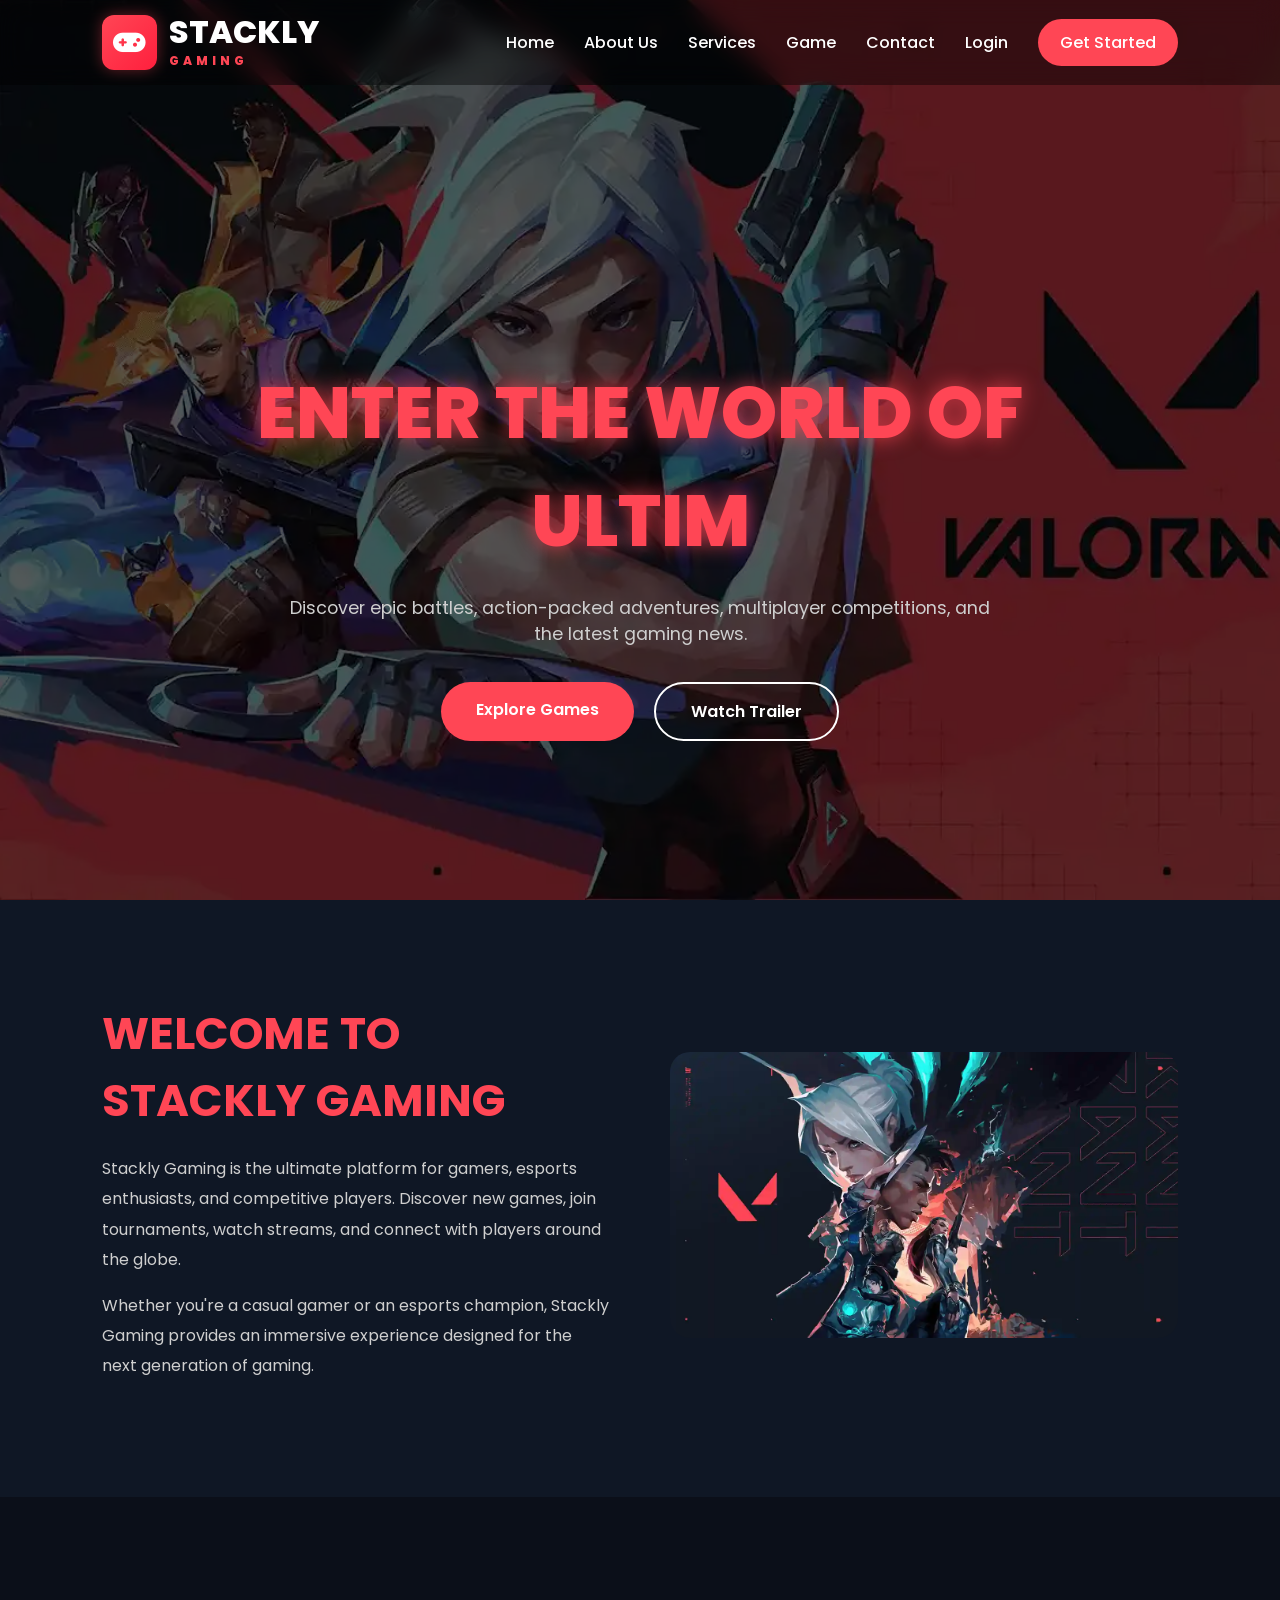
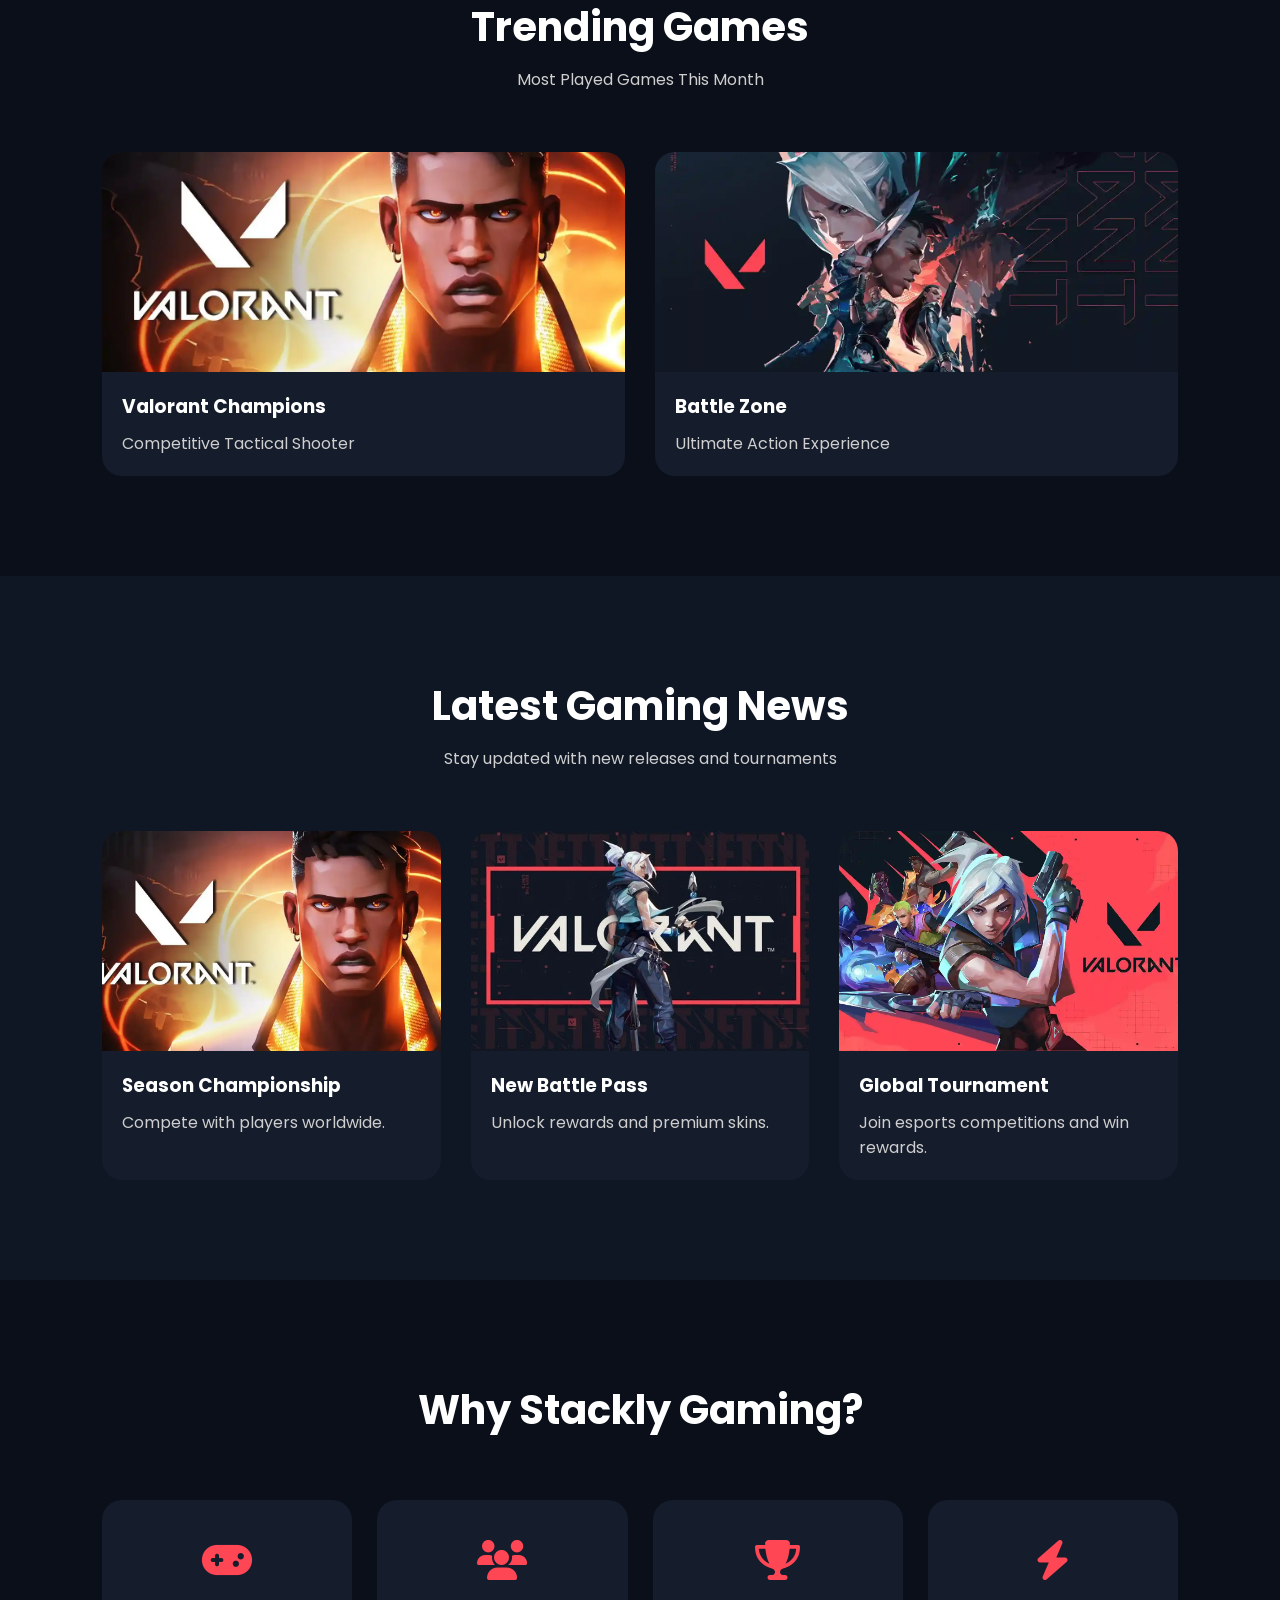
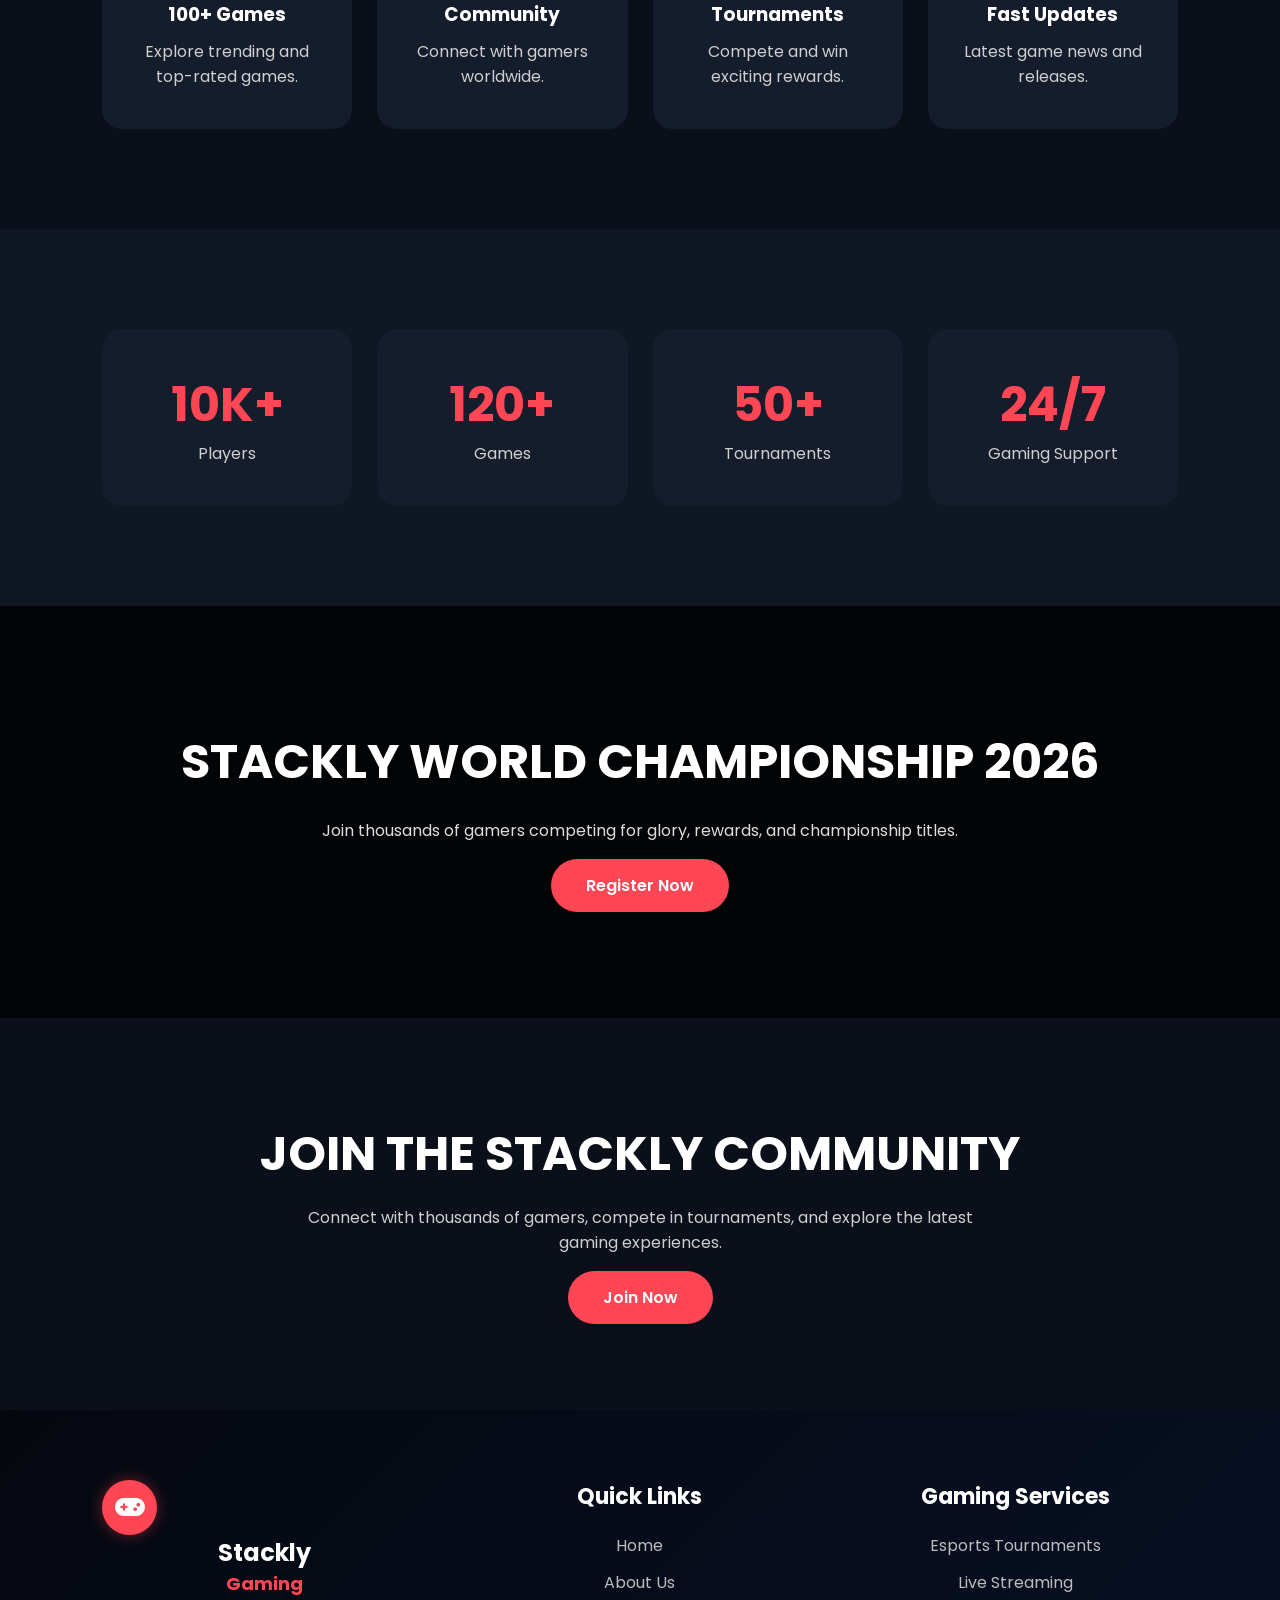
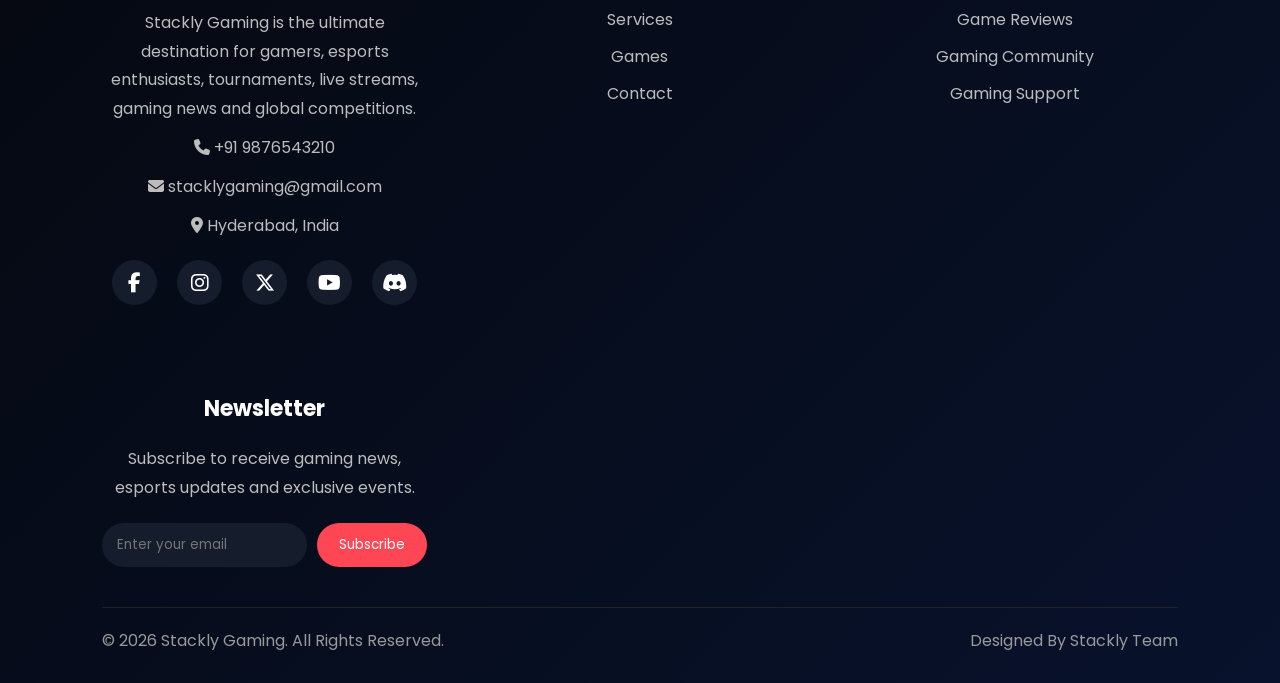
<file: index.html>
<!DOCTYPE html>
<html lang="en">

<head>
    <meta charset="UTF-8">
    <meta name="viewport" content="width=device-width, initial-scale=1.0">
    <title>Stackly Gaming</title>

    <link rel="stylesheet" href="css/style.css">

    <link href="https://fonts.googleapis.com/css2?family=Poppins:wght@300;400;500;600;700;800&display=swap"
        rel="stylesheet">

    <link rel="stylesheet"
        href="https://cdnjs.cloudflare.com/ajax/libs/font-awesome/6.5.2/css/all.min.css">
</head>

<body>

    <!-- NAVBAR -->

    <header>
        <nav class="navbar">
 
        <a href="index.html" class="logo">

    <div class="logo-icon">
        <i class="fas fa-gamepad"></i>
    </div>

    <div class="logo-text">
        <h2>STACKLY</h2>
        <span>GAMING</span>
    </div>

</a>

            <ul class="nav-links" id="navLinks">
                <li><a href="#home">Home</a></li>
                <li><a href="about.html">About Us</a></li>
                <li><a href="services.html">Services</a></li>
                <li><a href="games.html">Game</a></li>
                <li><a href="contact.html">Contact</a></li>
                <li><a href="login.html">Login</a></li>
                <li>
                    <a href="register.html" class="btn-nav">Get Started</a>
                </li>
            </ul>

            <div class="menu-btn" id="menuBtn">
                <i class="fas fa-bars"></i>
            </div>

        </nav>
    </header>

    <!-- HERO SECTION -->

    <section class="hero" id="home">

        <div class="slider">

            <div class="slide active"
                style="background-image:url('./images/gaming\ project\ img1_11zon.webp');">
            </div>

            <div class="slide"
                style="background-image:url('./images/gam\ img2_11zon.webp');">
            </div>

            <div class="slide"
                style="background-image:url('./images/gam\ img3_11zon\ \(1\).webp');">
            </div>

        </div>

        <div class="overlay"></div>

         <div class="hero-content">

    <h1>
        <span id="typingText"></span>
    </h1>

    <p>
        Discover epic battles, action-packed adventures,
        multiplayer competitions, and the latest gaming news.
    </p>

    <div class="hero-buttons">

        <a href="404.html" class="primary-btn">
            Explore Games
        </a>

        <a href="404.html" class="secondary-btn">
            Watch Trailer
        </a>

    </div>

</div>

    </section>

    <section class="about-game">

    <div class="container about-container">

        <div class="about-content">

            <h2>WELCOME TO STACKLY GAMING</h2>

            <p>
                Stackly Gaming is the ultimate platform for gamers,
                esports enthusiasts, and competitive players.
                Discover new games, join tournaments, watch streams,
                and connect with players around the globe.
            </p>

            <p>
                Whether you're a casual gamer or an esports champion,
                Stackly Gaming provides an immersive experience
                designed for the next generation of gaming.
            </p>

        </div>

        <div class="about-image">

            <img src="./images/img4_11zon.webp "
                alt="Gaming">

        </div>

    </div>

</section>
<section class="trending">

    <div class="container">

        <div class="section-title">
            <h2>Trending Games</h2>
            <p>Most Played Games This Month</p>
        </div>

        <div class="game-grid">

            <div class="game-card">
                <img src="./images/gam img3_11zon (1).webp">
                <div class="game-info">
                    <h3>Valorant Champions</h3>
                    <p>Competitive Tactical Shooter</p>
                </div>
            </div>

            <div class="game-card">
                <img src="./images/img4_11zon.webp">
                <div class="game-info">
                    <h3>Battle Zone</h3>
                    <p>Ultimate Action Experience</p>
                </div>
            </div>

        </div>

    </div>

</section>
    <!-- FEATURED GAMES -->
    <section class="news">

    <div class="container">

        <div class="section-title">

            <h2>Latest Gaming News</h2>

            <p>
                Stay updated with new releases and tournaments
            </p>

        </div>

        <div class="game-grid">

            <div class="game-card">

                <img src="./images/gam img3_11zon (1).webp">

                <div class="game-info">
                    <h3>Season Championship</h3>
                    <p>Compete with players worldwide.</p>
                </div>

            </div>

            <div class="game-card">

                <img src="./images/gam img2_11zon.webp">

                <div class="game-info">
                    <h3>New Battle Pass</h3>
                    <p>Unlock rewards and premium skins.</p>
                </div>

            </div>

            <div class="game-card">

                <img src="./images/gaming project img1_11zon.webp">

                <div class="game-info">
                    <h3>Global Tournament</h3>
                    <p>Join esports competitions and win rewards.</p>
                </div>

            </div>

        </div>

    </div>

</section>

    <!-- WHY CHOOSE US -->

    <section class="features">

        <div class="container">

            <div class="section-title">
                <h2>Why Stackly Gaming?</h2>
            </div>

            <div class="feature-grid">

                <div class="feature-card">
                    <i class="fas fa-gamepad"></i>
                    <h3>100+ Games</h3>
                    <p>Explore trending and top-rated games.</p>
                </div>

                <div class="feature-card">
                    <i class="fas fa-users"></i>
                    <h3>Community</h3>
                    <p>Connect with gamers worldwide.</p>
                </div>

                <div class="feature-card">
                    <i class="fas fa-trophy"></i>
                    <h3>Tournaments</h3>
                    <p>Compete and win exciting rewards.</p>
                </div>

                <div class="feature-card">
                    <i class="fas fa-bolt"></i>
                    <h3>Fast Updates</h3>
                    <p>Latest game news and releases.</p>
                </div>

            </div>

        </div>

    </section>

    <!-- STATS -->

    <section class="stats">

        <div class="container">

            <div class="stat-box">
                <h2>10K+</h2>
                <p>Players</p>
            </div>

            <div class="stat-box">
                <h2>120+</h2>
                <p>Games</p>
            </div>

            <div class="stat-box">
                <h2>50+</h2>
                <p>Tournaments</p>
            </div>

            <div class="stat-box">
                <h2>24/7</h2>
                <p>Gaming Support</p>
            </div>

        </div>

    </section>
    <section class="tournament">

    <div class="overlay"></div>

    <div class="tournament-content">

        <h2>STACKLY WORLD CHAMPIONSHIP 2026</h2>

        <p>
            Join thousands of gamers competing for glory,
            rewards, and championship titles.
        </p>

        <a href="register.html" class="primary-btn">
            Register Now
        </a>

    </div>

</section>

    <!-- CTA -->
 <section class="cta">

    <div class="container">

        <h2>JOIN THE STACKLY COMMUNITY</h2>

        <p>
            Connect with thousands of gamers, compete in tournaments,
            and explore the latest gaming experiences.
        </p>

        <a href="login.html" class="primary-btn">
            Join Now
        </a>

    </div>

</section>

   <!-- FOOTER -->

<footer class="footer">

    <div class="footer-container">

        <!-- Logo & About -->
        <div class="footer-col">

            <a href="index.html" class="footer-logo">
                <div class="logo-icon">
                    <i class="fas fa-gamepad"></i>
                </div>

                <div class="footer-logo-text">
                    <h2>Stackly</h2>
                    <span>Gaming</span>
                </div>
            </a>

            <p>
                Stackly Gaming is the ultimate destination for gamers,
                esports enthusiasts, tournaments, live streams,
                gaming news and global competitions.
            </p>

            <p>
                <i class="fas fa-phone"></i> +91 9876543210
            </p>

            <p>
                <i class="fas fa-envelope"></i>
                stacklygaming@gmail.com
            </p>

            <p>
                <i class="fas fa-map-marker-alt"></i>
                Hyderabad, India
            </p>

            <div class="social-icons">

                <a href="404.html">
                    <i class="fab fa-facebook-f"></i>
                </a>

                <a href="404.html">
                    <i class="fab fa-instagram"></i>
                </a>

                <a href="404.html">
                    <i class="fab fa-x-twitter"></i>
                </a>

                <a href="404.html">
                    <i class="fab fa-youtube"></i>
                </a>

                <a href="404.html">
                    <i class="fab fa-discord"></i>
                </a>

            </div>

        </div>

        <!-- Quick Links -->
        <div class="footer-col">

            <h3>Quick Links</h3>

            <a href="index.html">Home</a>
            <a href="about.html">About Us</a>
            <a href="services.html">Services</a>
            <a href="games.html">Games</a>
            <a href="contact.html">Contact</a>

        </div>

        <!-- Gaming Services -->
        <div class="footer-col">

            <h3>Gaming Services</h3>

            <a href="404.html">Esports Tournaments</a>
            <a href="404.html">Live Streaming</a>
            <a href="404.html">Game Reviews</a>
            <a href="404.html">Gaming Community</a>
            <a href="404.html">Gaming Support</a>

        </div>

        <!-- Newsletter -->
        <div class="footer-col">

            <h3>Newsletter</h3>

            <p>
                Subscribe to receive gaming news,
                esports updates and exclusive events.
            </p>

             <form
    class="newsletter"
    action="404.html"
    method="get">

    <input
        type="email"
        name="email"
        placeholder="Enter your email"
        required>

    <button type="submit">
        Subscribe
    </button>

</form>

        </div>

    </div>

    <hr>

    <div class="footer-bottom">

        <p>
            © 2026 Stackly Gaming. All Rights Reserved.
        </p>

        <p>
            Designed By Stackly Team
        </p>

    </div>

</footer>
    <script src="js/main.js"></script>

</body>

</html>
</file>
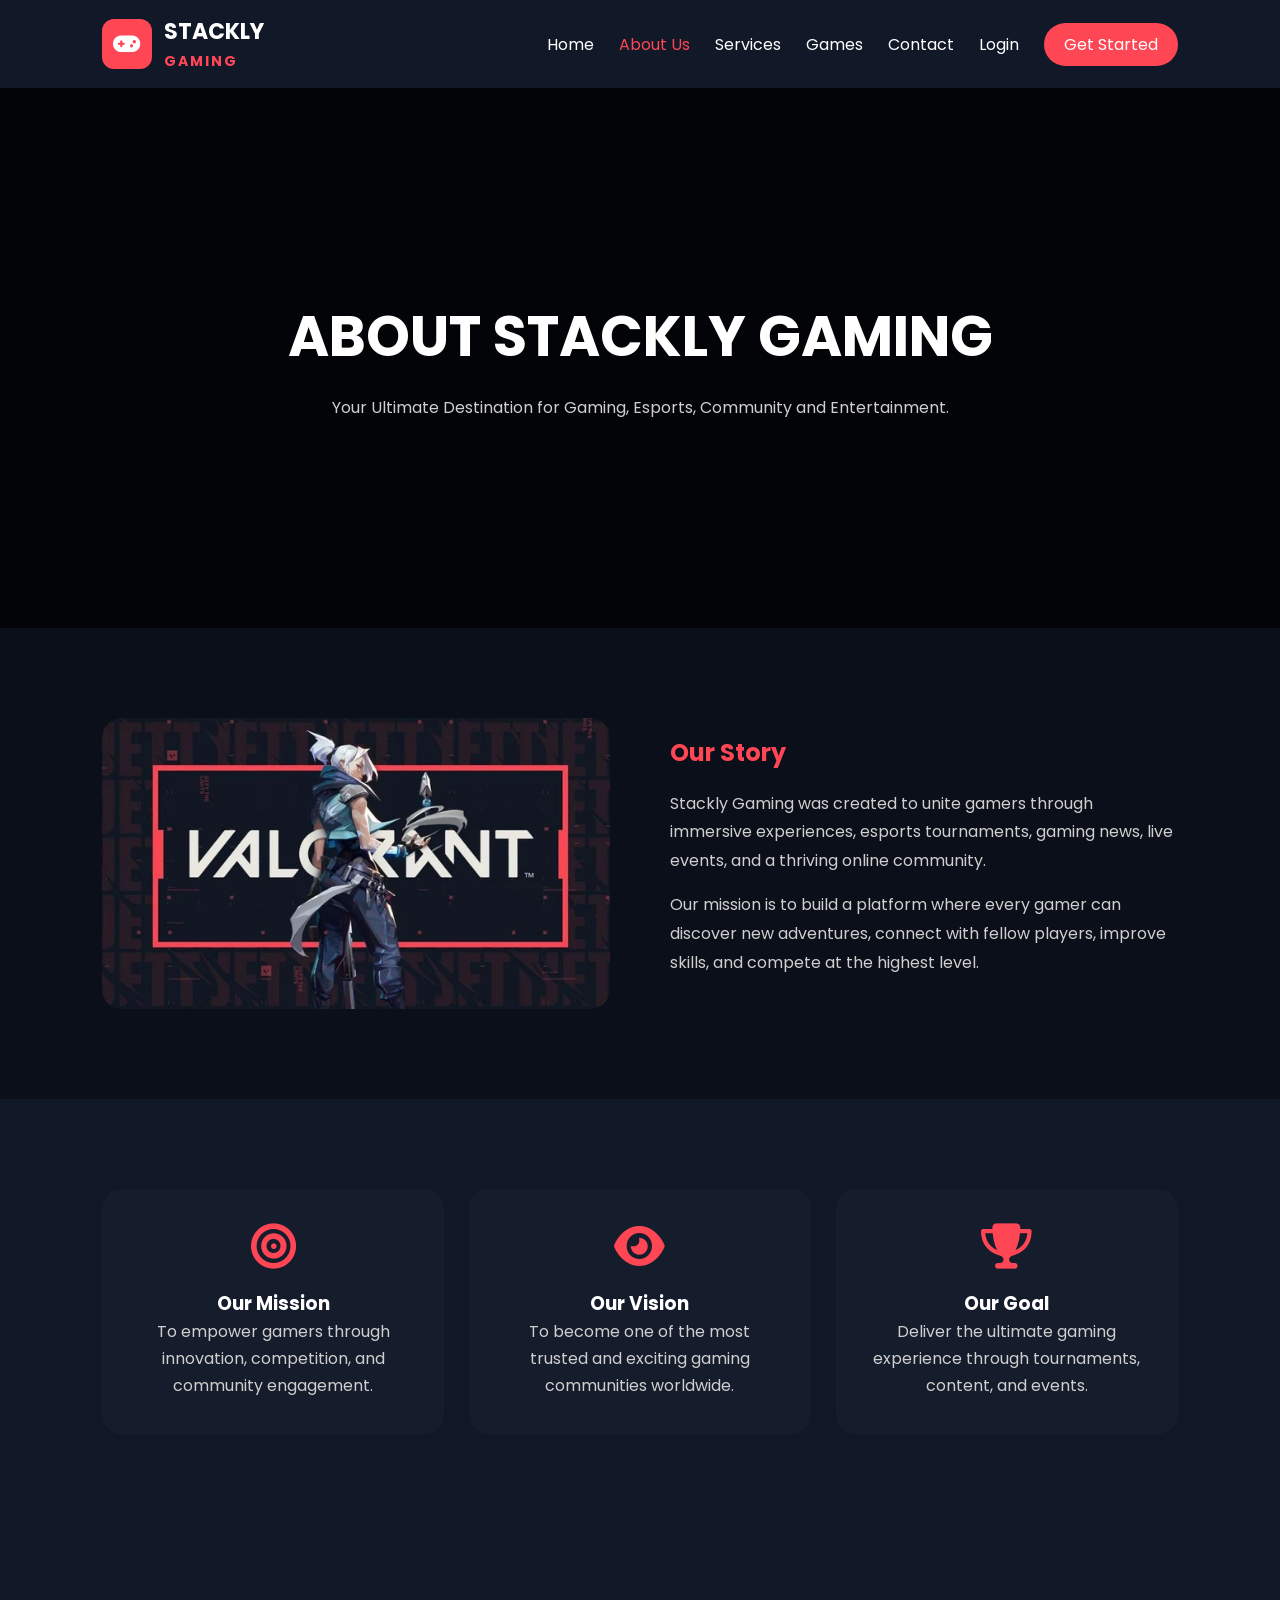
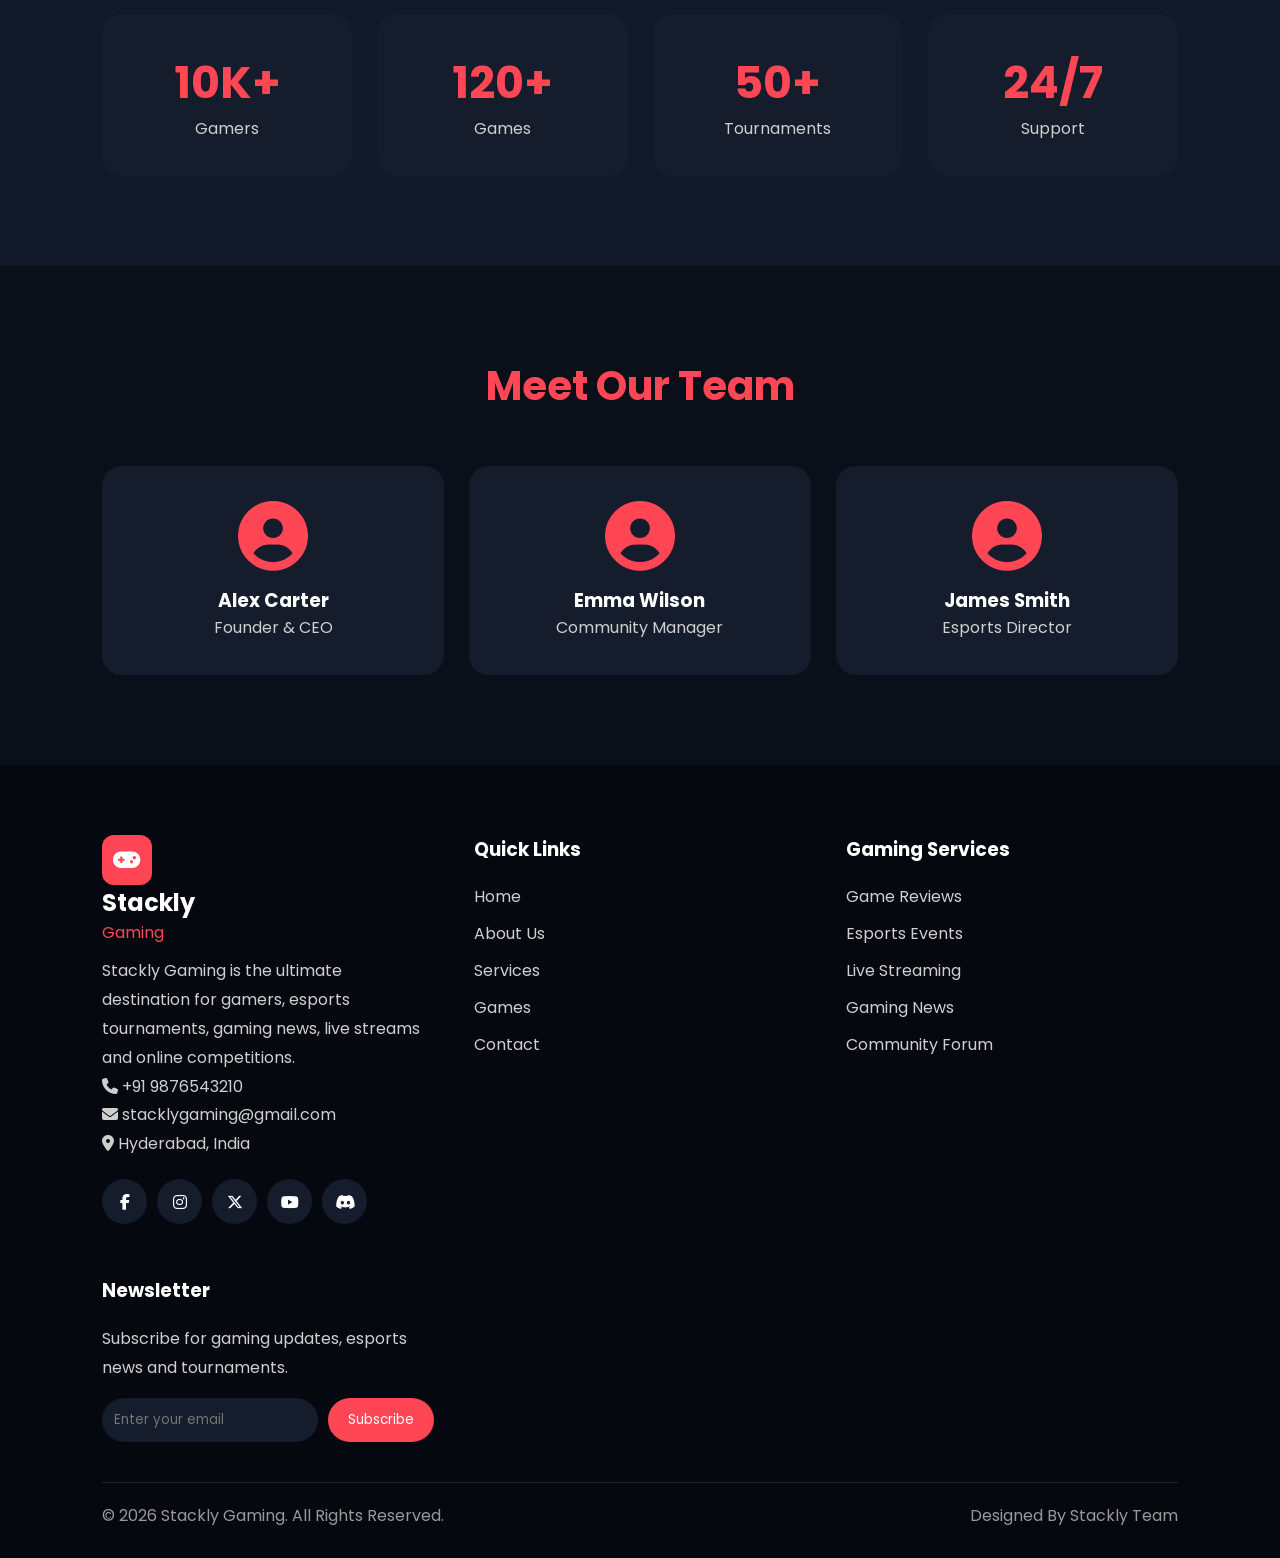
<file: about.html>
<!DOCTYPE html>
<html lang="en">

<head>
    <meta charset="UTF-8">
    <meta name="viewport" content="width=device-width, initial-scale=1.0">
    <title>About Us | Stackly Gaming</title>

    <link rel="stylesheet" href="css/about.css">

    <link href="https://fonts.googleapis.com/css2?family=Poppins:wght@300;400;500;600;700;800&display=swap"
        rel="stylesheet">

    <link rel="stylesheet"
        href="https://cdnjs.cloudflare.com/ajax/libs/font-awesome/6.5.2/css/all.min.css">
</head>

<body>
    <script>
const menuBtn = document.getElementById("menuBtn");
const navLinks = document.getElementById("navLinks");

menuBtn.addEventListener("click", () => {
    navLinks.classList.toggle("active");
});
</script>
<!-- NAVBAR -->

 <!-- NAVBAR -->

<header>

    <nav class="navbar">

         <a href="index.html" class="logo">

    <div class="logo-icon">
        <i class="fas fa-gamepad"></i>
    </div>

    <div class="logo-text">
        <h2>STACKLY</h2>
        <span>GAMING</span>
    </div>

</a>

        <!-- HAMBURGER -->
        <div class="menu-btn" id="menuBtn">
            <i class="fas fa-bars"></i>
        </div>

        <ul class="nav-links" id="navLinks">

            <li><a href="index.html">Home</a></li>

            <li>
                <a href="about.html" class="active">
                    About Us
                </a>
            </li>

            <li>
                <a href="services.html">
                    Services
                </a>
            </li>

            <li>
                <a href="games.html">
                    Games
                </a>
            </li>

            <li>
                <a href="contact.html">
                    Contact
                </a>
            </li>

            <li>
                <a href="login.html">
                    Login
                </a>
            </li>

            <li>
                <a href="register.html" class="btn-nav">
                    Get Started
                </a>
            </li>

        </ul>

    </nav>

</header>
     

    <!-- HERO SECTION -->

    <section class="about-hero">

        <div class="overlay"></div>

        <div class="hero-content">
            <h1>ABOUT STACKLY GAMING</h1>

            <p>
                Your Ultimate Destination for Gaming,
                Esports, Community and Entertainment.
            </p>
        </div>

    </section>

    <!-- ABOUT SECTION -->

    <section class="about-section">

        <div class="container">

            <div class="about-grid">

                <div class="about-image">

                    <img src="./images/gam img2_11zon.webp"
                        alt="Gaming">

                </div>

                <div class="about-content">

                    <h2>Our Story</h2>

                    <p>
                        Stackly Gaming was created to unite gamers through
                        immersive experiences, esports tournaments, gaming
                        news, live events, and a thriving online community.
                    </p>

                    <p>
                        Our mission is to build a platform where every gamer
                        can discover new adventures, connect with fellow
                        players, improve skills, and compete at the highest
                        level.
                    </p>

                </div>

            </div>

        </div>

    </section>

    <!-- MISSION SECTION -->

    <section class="mission">

        <div class="container">

            <div class="card">
                <i class="fas fa-bullseye"></i>

                <h3>Our Mission</h3>

                <p>
                    To empower gamers through innovation,
                    competition, and community engagement.
                </p>
            </div>

            <div class="card">
                <i class="fas fa-eye"></i>

                <h3>Our Vision</h3>

                <p>
                    To become one of the most trusted and
                    exciting gaming communities worldwide.
                </p>
            </div>

            <div class="card">
                <i class="fas fa-trophy"></i>

                <h3>Our Goal</h3>

                <p>
                    Deliver the ultimate gaming experience
                    through tournaments, content, and events.
                </p>
            </div>

        </div>

    </section>

    <!-- STATS SECTION -->

    <section class="stats">

        <div class="container">

            <div class="stat-box">
                <h2>10K+</h2>
                <p>Gamers</p>
            </div>

            <div class="stat-box">
                <h2>120+</h2>
                <p>Games</p>
            </div>

            <div class="stat-box">
                <h2>50+</h2>
                <p>Tournaments</p>
            </div>

            <div class="stat-box">
                <h2>24/7</h2>
                <p>Support</p>
            </div>

        </div>

    </section>

    <!-- TEAM SECTION -->

    <section class="team">

        <div class="container">

            <div class="section-title">
                <h2>Meet Our Team</h2>
            </div>

            <div class="team-grid">

                <div class="team-card">

                    <i class="fas fa-user-circle"></i>

                    <h3>Alex Carter</h3>

                    <p>Founder & CEO</p>

                </div>

                <div class="team-card">

                    <i class="fas fa-user-circle"></i>

                    <h3>Emma Wilson</h3>

                    <p>Community Manager</p>

                </div>

                <div class="team-card">

                    <i class="fas fa-user-circle"></i>

                    <h3>James Smith</h3>

                    <p>Esports Director</p>

                </div>

            </div>

        </div>

    </section>

    <!-- FOOTER -->
<footer class="footer">

    <div class="footer-container">

        <div class="footer-col">

            <a href="index.html" class="footer-logo">

                <div class="logo-icon">
                    <i class="fas fa-gamepad"></i>
                </div>

                <div class="footer-logo-text">
                    <h2>Stackly</h2>
                    <span>Gaming</span>
                </div>

            </a>

            <p>
                Stackly Gaming is the ultimate destination
                for gamers, esports tournaments, gaming
                news, live streams and online competitions.
            </p>

            <p>
                <i class="fas fa-phone"></i>
                +91 9876543210
            </p>

            <p>
                <i class="fas fa-envelope"></i>
                stacklygaming@gmail.com
            </p>

            <p>
                <i class="fas fa-map-marker-alt"></i>
                Hyderabad, India
            </p>

            <div class="social-icons">

                <a href="404.html">
                    <i class="fab fa-facebook-f"></i>
                </a>

                <a href="404.html">
                    <i class="fab fa-instagram"></i>
                </a>

                <a href="404.html">
                    <i class="fab fa-x-twitter"></i>
                </a>

                <a href="404.html">
                    <i class="fab fa-youtube"></i>
                </a>

                <a href="404.html">
                    <i class="fab fa-discord"></i>
                </a>

            </div>

        </div>

        <div class="footer-col">

            <h3>Quick Links</h3>

            <a href="index.html">Home</a>
            <a href="about.html">About Us</a>
            <a href="services.html">Services</a>
            <a href="games.html">Games</a>
            <a href="contact.html">Contact</a>

        </div>

        <div class="footer-col">

            <h3>Gaming Services</h3>

            <a href="404.html">Game Reviews</a>
            <a href="404.html">Esports Events</a>
            <a href="404.html">Live Streaming</a>
            <a href="404.html">Gaming News</a>
            <a href="404.html">Community Forum</a>

        </div>

        <div class="footer-col">

            <h3>Newsletter</h3>

            <p>
                Subscribe for gaming updates,
                esports news and tournaments.
            </p>

            <form class="newsletter" action="404.html" method="get">

    <input
        type="email"
        id="email"
        placeholder="Enter your email"
        required
        oninvalid="this.setCustomValidity('Please enter your email address')"
        oninput="this.setCustomValidity('')">

    <button type="submit">
        Subscribe
    </button>

</form>

        </div>

    </div>

    <hr>

    <div class="footer-bottom">

        <p>
            © 2026 Stackly Gaming.
            All Rights Reserved.
        </p>

        <p>
            Designed By Stackly Team
        </p>

    </div>

</footer>
     

</body>

</html>
</file>
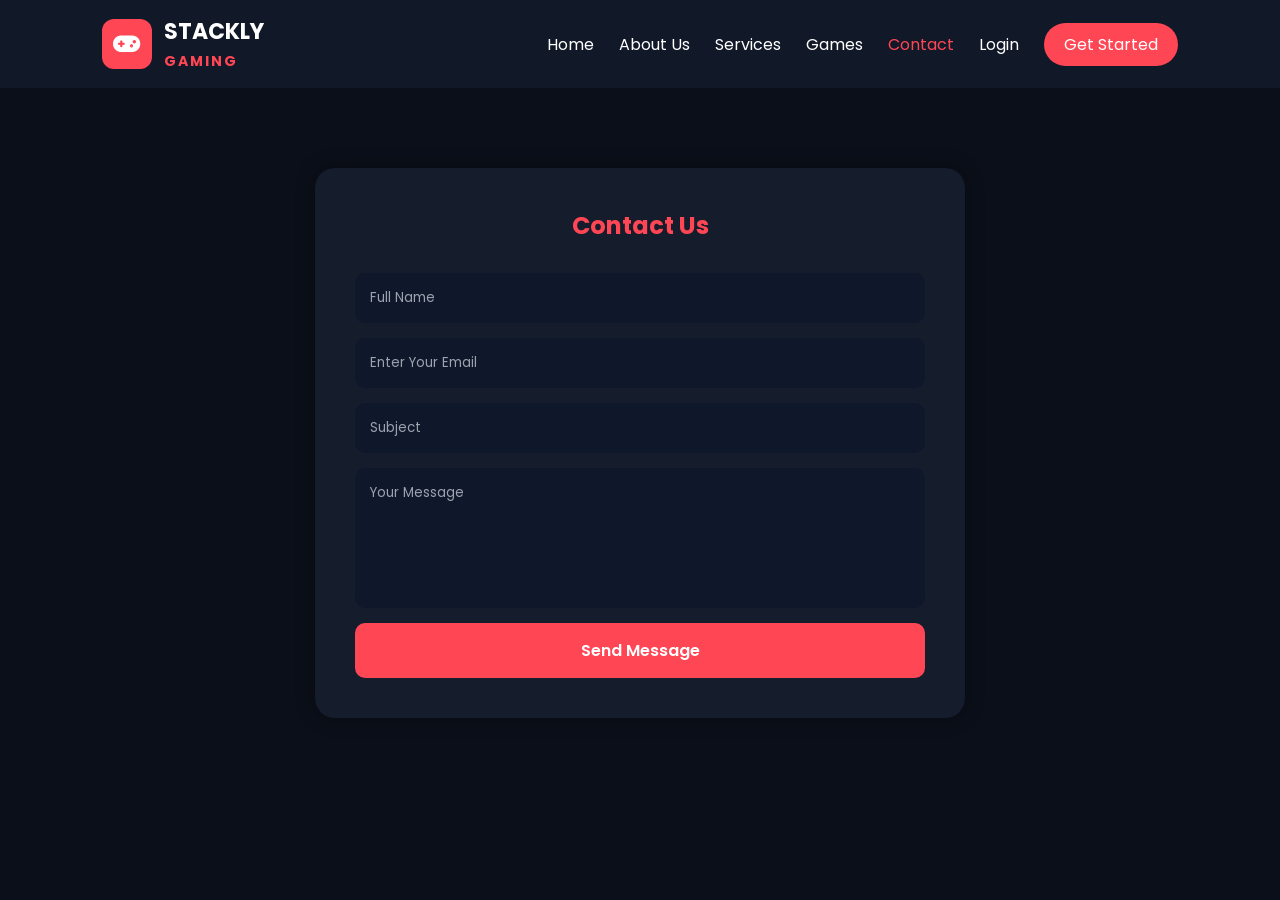
<file: contact.html>
<!DOCTYPE html>
<html lang="en">

<head>
    <meta charset="UTF-8">
    <meta name="viewport" content="width=device-width, initial-scale=1.0">
    <title>Contact | Stackly Gaming</title>

    <link rel="stylesheet" href="css/contact.css">

    <link href="https://fonts.googleapis.com/css2?family=Poppins:wght@300;400;500;600;700;800&display=swap"
        rel="stylesheet">

    <link rel="stylesheet"
        href="https://cdnjs.cloudflare.com/ajax/libs/font-awesome/6.5.2/css/all.min.css">
</head>

<body>

<header>

    <nav class="navbar">

        <a href="index.html" class="logo">

    <div class="logo-icon">
        <i class="fas fa-gamepad"></i>
    </div>

    <div class="logo-text">
        <h2>STACKLY</h2>
        <span>GAMING</span>
    </div>

</a>

        <ul class="nav-links" id="navLinks">

            <li><a href="index.html">Home</a></li>

            <li><a href="about.html">About Us</a></li>

            <li><a href="services.html">Services</a></li>

            <li><a href="games.html">Games</a></li>

            <li><a href="contact.html" class="active">Contact</a></li>

            <li><a href="login.html">Login</a></li>

            <li>
                <a href="register.html" class="btn-nav">
                    Get Started
                </a>
            </li>

        </ul>

        <div class="menu-btn" id="menuBtn">
            <i class="fas fa-bars"></i>
        </div>

    </nav>

</header>

<section class="contact-container">

    <div class="contact-box">

        <h1>Contact Us</h1>

        <form id="contactForm">
            <input
                    type="text"
                    id="fullname"
                    placeholder="Full Name"
                       maxlength="16"
                    pattern="[A-Za-z ]+"
                    title="Only alphabets and spaces allowed"
                    required>

            <input
                type="email"
                id="email"
                placeholder="Enter Your Email"
                required>

            <input
                type="text"
                id="subject"
                placeholder="Subject"
                required>

            <textarea
                id="message"
                placeholder="Your Message"
                required></textarea>

            <button type="submit">
                Send Message
            </button>

        </form>

    </div>

</section>

<script src="js/contact.js"></script>

</body>

</html>
</file>
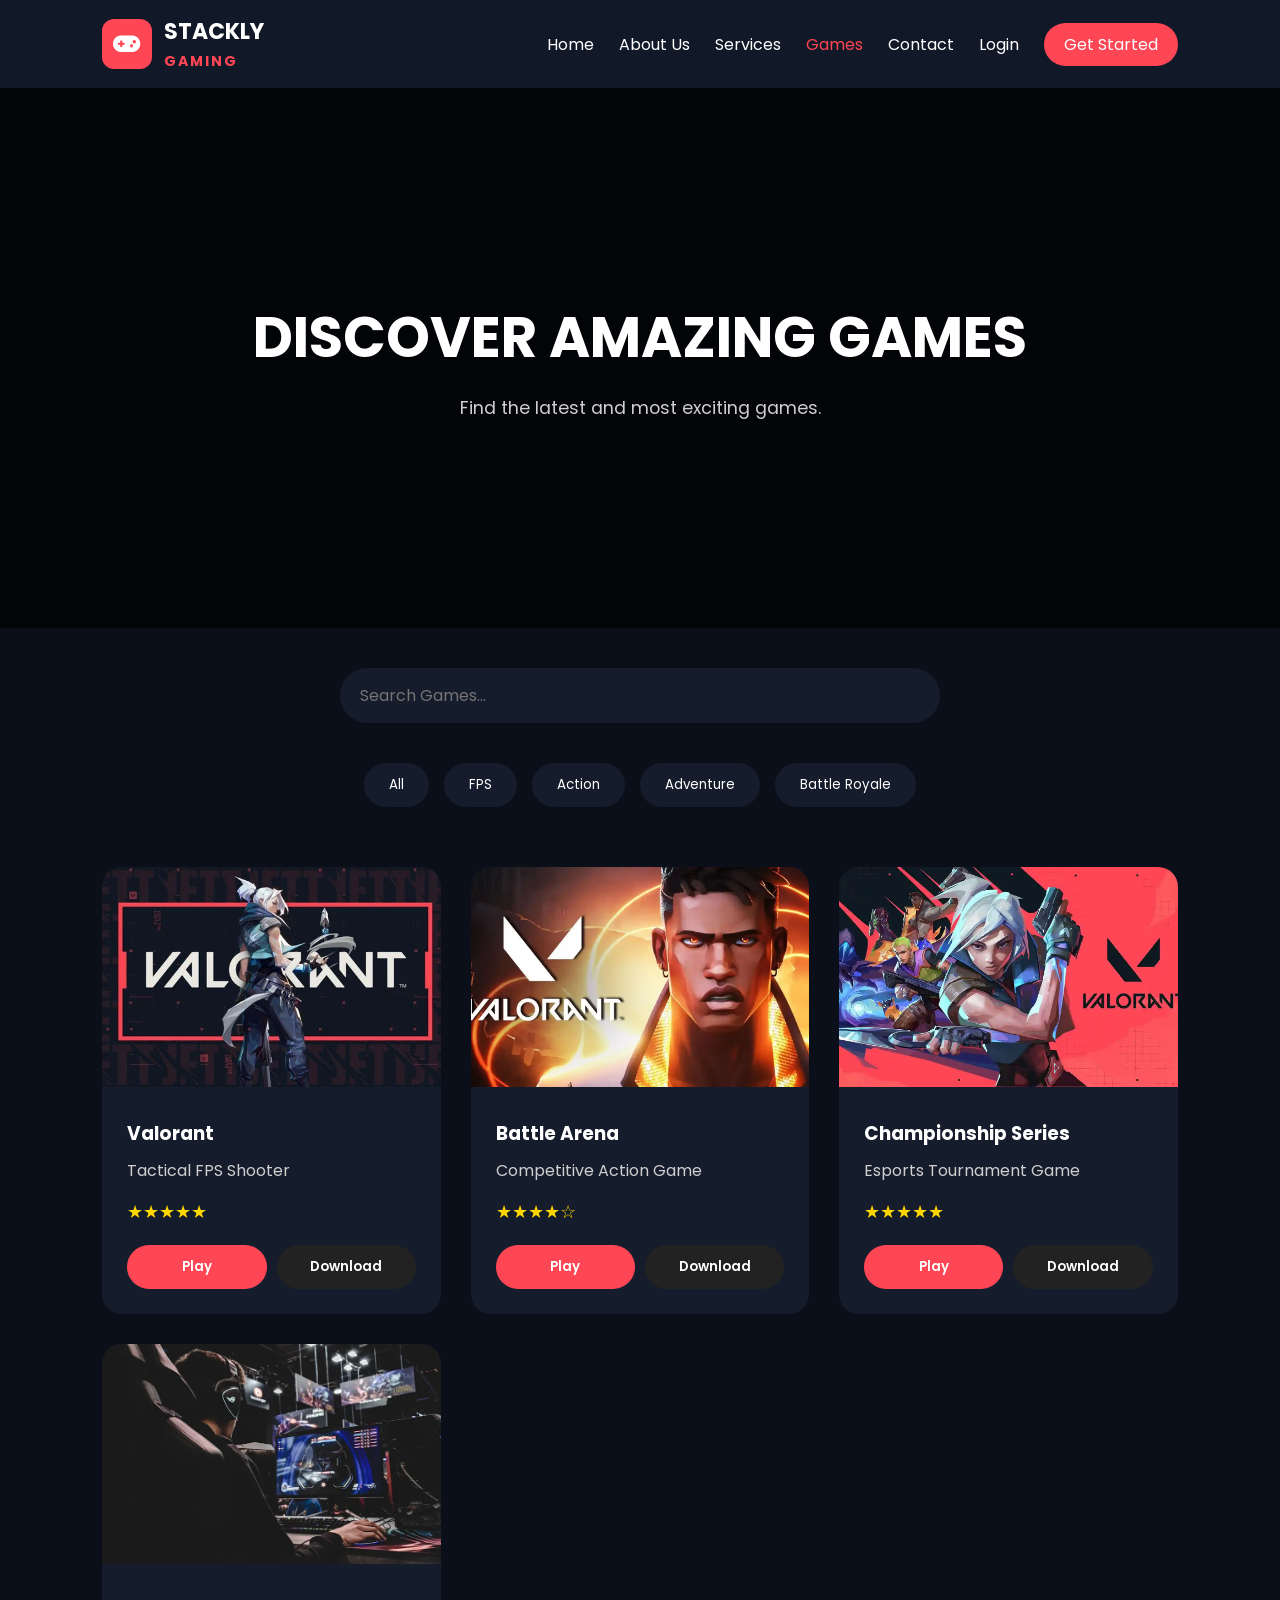
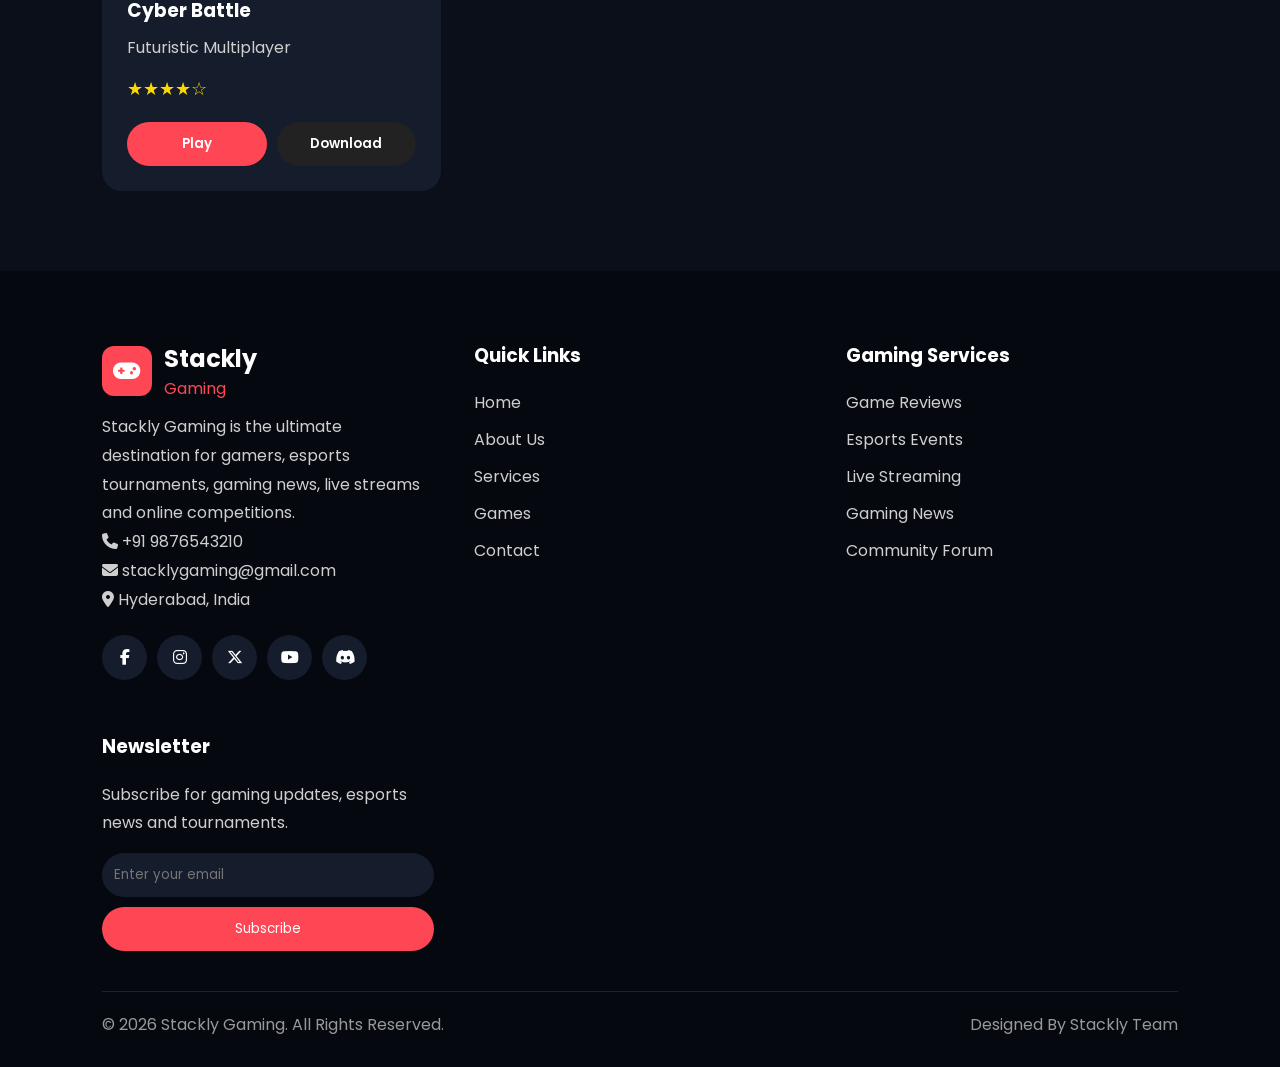
<file: games.html>
<!DOCTYPE html>
<html lang="en">

<head>
    <meta charset="UTF-8">
    <meta name="viewport" content="width=device-width, initial-scale=1.0">
    <title>Games | Stackly Gaming</title>

    <link rel="stylesheet" href="css/games.css">

    <link href="https://fonts.googleapis.com/css2?family=Poppins:wght@300;400;500;600;700;800&display=swap"
        rel="stylesheet">

    <link rel="stylesheet"
        href="https://cdnjs.cloudflare.com/ajax/libs/font-awesome/6.5.2/css/all.min.css">
</head>

<body>
    <script src="js/games.js"></script>

    <!-- NAVBAR -->

     <header>

    <nav class="navbar">

         <a href="index.html" class="logo">

    <div class="logo-icon">
        <i class="fas fa-gamepad"></i>
    </div>

    <div class="logo-text">
        <h2>STACKLY</h2>
        <span>GAMING</span>
    </div>

</a>

        <ul class="nav-links" id="navLinks">

            <li><a href="index.html">Home</a></li>

            <li><a href="about.html">About Us</a></li>

            <li><a href="services.html">Services</a></li>

            <li><a href="games.html" class="active">Games</a></li>

            <li><a href="contact.html">Contact</a></li>

            <li><a href="login.html">Login</a></li>

            <li>
                <a href="register.html" class="btn-nav">
                    Get Started
                </a>
            </li>

        </ul>

        <div class="menu-btn" id="menuBtn">
            <i class="fas fa-bars"></i>
        </div>

    </nav>

</header>

    <!-- HERO -->

    <section class="games-hero">

        <div class="overlay"></div>

        <div class="hero-content">
            <h1>DISCOVER AMAZING GAMES</h1>
            <p>Find the latest and most exciting games.</p>
        </div>

    </section>

    <!-- SEARCH -->

    <section class="search-section">

        <input type="text"
               placeholder="Search Games..."
               id="searchInput">

    </section>

    <!-- FILTERS -->

    <section class="filters">

        <button>All</button>
        <button>FPS</button>
        <button>Action</button>
        <button>Adventure</button>
        <button>Battle Royale</button>

    </section>

    <!-- GAMES GRID -->

    <section class="games-container">

        <div class="game-grid">

            <div class="game-card">

                <img src="./images/gam img2_11zon.webp"
                    alt="Valorant">

                <div class="game-info">

                    <h3>Valorant</h3>

                    <p>Tactical FPS Shooter</p>

                    <div class="rating">
                        ★★★★★
                    </div>

                    <div class="buttons">
                        <button class="play-btn">Play</button>
                        <button class="download-btn">Download</button>
                    </div>

                </div>

            </div>

            <div class="game-card">

                <img src="./images/gam img3_11zon (1).webp"
                    alt="Battle Arena">

                <div class="game-info">

                    <h3>Battle Arena</h3>

                    <p>Competitive Action Game</p>

                    <div class="rating">
                        ★★★★☆
                    </div>

                    <div class="buttons">
                        <button class="play-btn">Play</button>
                        <button class="download-btn">Download</button>
                    </div>

                </div>

            </div>

            <div class="game-card">

                <img src="./images/gaming project img1_11zon.webp"
                    alt="Championship">

                <div class="game-info">

                    <h3>Championship Series</h3>

                    <p>Esports Tournament Game</p>

                    <div class="rating">
                        ★★★★★
                    </div>

                    <div class="buttons">
                        <button class="play-btn">Play</button>
                        <button class="download-btn">Download</button>
                    </div>

                </div>

            </div>

            <div class="game-card">

                <img src="./images/img9.webp"
                    alt="Cyber Battle">

                <div class="game-info">

                    <h3>Cyber Battle</h3>

                    <p>Futuristic Multiplayer</p>

                    <div class="rating">
                        ★★★★☆
                    </div>

                    <div class="buttons">
                        <button class="play-btn">Play</button>
                        <button class="download-btn">Download</button>
                    </div>

                </div>

            </div>

        </div>

    </section>

    <!-- FOOTER -->
 <footer class="footer">

    <div class="footer-container">

        <div class="footer-col">

            <a href="index.html" class="footer-logo">

                <div class="logo-icon">
                    <i class="fas fa-gamepad"></i>
                </div>

                <div class="footer-logo-text">
                    <h2>Stackly</h2>
                    <span>Gaming</span>
                </div>

            </a>

            <p>
                Stackly Gaming is the ultimate destination
                for gamers, esports tournaments, gaming
                news, live streams and online competitions.
            </p>

            <p>
                <i class="fas fa-phone"></i>
                +91 9876543210
            </p>

            <p>
                <i class="fas fa-envelope"></i>
                stacklygaming@gmail.com
            </p>

            <p>
                <i class="fas fa-map-marker-alt"></i>
                Hyderabad, India
            </p>

            <div class="social-icons">

                <a href="404.html">
                    <i class="fab fa-facebook-f"></i>
                </a>

                <a href="404.html">
                    <i class="fab fa-instagram"></i>
                </a>

                <a href="404.html">
                    <i class="fab fa-x-twitter"></i>
                </a>

                <a href="404.html">
                    <i class="fab fa-youtube"></i>
                </a>

                <a href="404.html">
                    <i class="fab fa-discord"></i>
                </a>

            </div>

        </div>

        <div class="footer-col">

            <h3>Quick Links</h3>

            <a href="index.html">Home</a>
            <a href="about.html">About Us</a>
            <a href="services.html">Services</a>
            <a href="games.html">Games</a>
            <a href="contact.html">Contact</a>

        </div>

        <div class="footer-col">

            <h3>Gaming Services</h3>

            <a href="404.html">Game Reviews</a>
            <a href="404.html">Esports Events</a>
            <a href="404.html">Live Streaming</a>
            <a href="404.html">Gaming News</a>
            <a href="404.html">Community Forum</a>

        </div>

        <div class="footer-col">

            <h3>Newsletter</h3>

            <p>
                Subscribe for gaming updates,
                esports news and tournaments.
            </p>

            <form class="newsletter"
                  action="404.html"
                  method="get">

                <input
                    type="email"
                    placeholder="Enter your email"
                    required
                    oninvalid="this.setCustomValidity('Please enter your email address')"
                    oninput="this.setCustomValidity('')">

                <button type="submit">
                    Subscribe
                </button>

            </form>

        </div>

    </div>

    <hr>

    <div class="footer-bottom">

        <p>
            © 2026 Stackly Gaming.
            All Rights Reserved.
        </p>

        <p>
            Designed By Stackly Team
        </p>

    </div>

</footer>

</body>

</html>
</file>
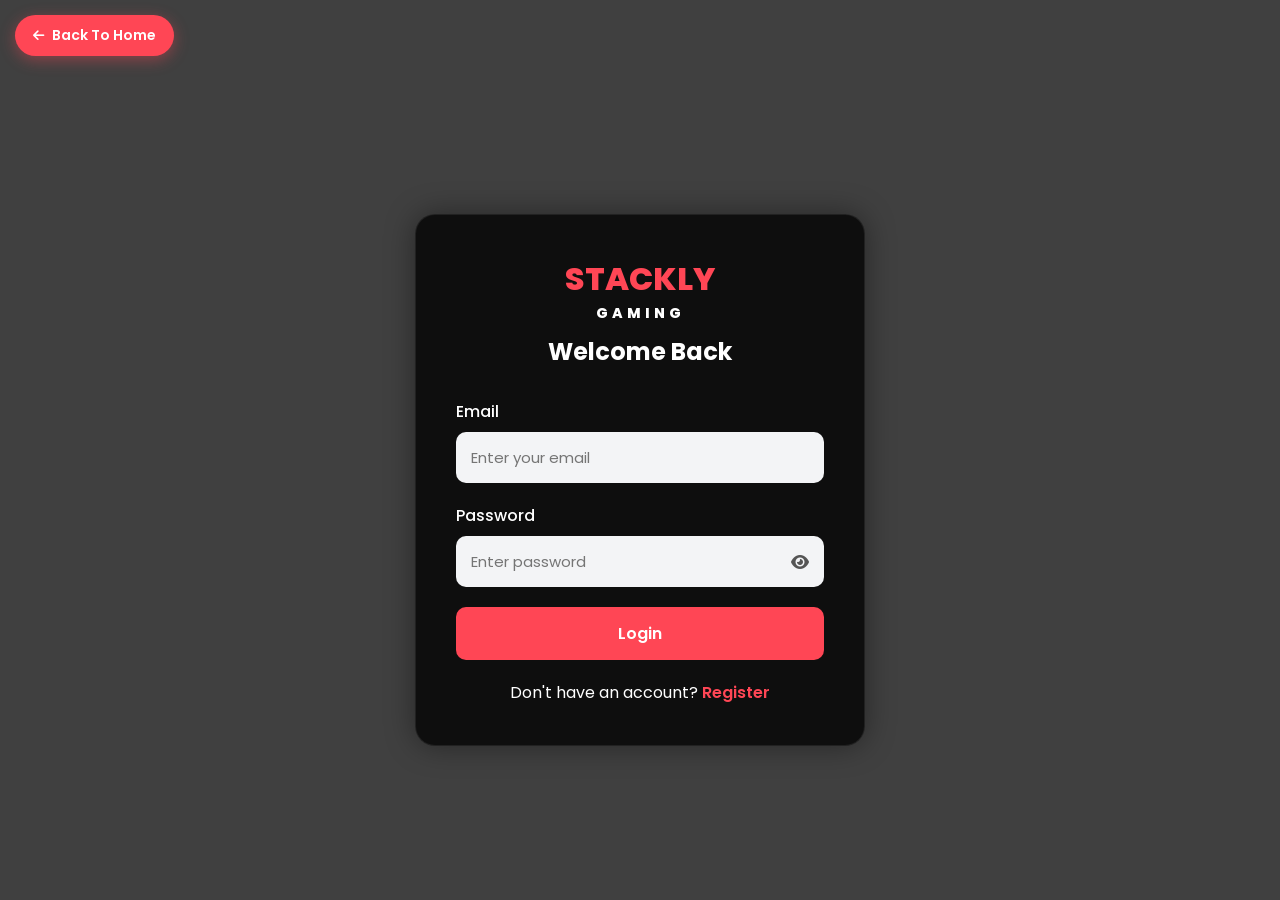
<file: login.html>
<!DOCTYPE html>
<html lang="en">

<head>

    <meta charset="UTF-8">
    <meta name="viewport"
          content="width=device-width, initial-scale=1.0">

    <title>Login | Stackly Gaming</title>

    <link rel="stylesheet" href="css/login.css">

    <link href="https://fonts.googleapis.com/css2?family=Poppins:wght@300;400;500;600;700;800&display=swap"
          rel="stylesheet">

    <link rel="stylesheet"
          href="https://cdnjs.cloudflare.com/ajax/libs/font-awesome/6.5.2/css/all.min.css">

</head>

<body>

    <!-- BACK BUTTON -->

    <a href="index.html" class="back-home">
        <i class="fas fa-arrow-left"></i>
        Back To Home
    </a>

    <div class="login-container">

        <div class="login-box">

            <div class="logo">
                STACKLY
                <span>GAMING</span>
            </div>

            <h2>Welcome Back</h2>

            <form id="loginForm">

                <div class="input-group">

                    <label>Email</label>

                    <input
                        type="email"
                        id="email"
                        placeholder="Enter your email"
                        required>

                </div>

                <div class="input-group">

                    <label>Password</label>

                    <div class="password-box">

                        <input
                            type="password"
                            id="password"
                            placeholder="Enter password"
                            required
                            minlength="6">

                        <i class="fa-solid fa-eye"
                           id="togglePassword">
                        </i>

                    </div>

                </div>

                <button type="submit"
                        class="login-btn">
                    Login
                </button>

            </form>

            <p class="register-text">
                Don't have an account?
                <a href="register.html">
                    Register
                </a>
            </p>

        </div>

    </div>

    <script src="js/login.js"></script>

</body>

</html>
</file>
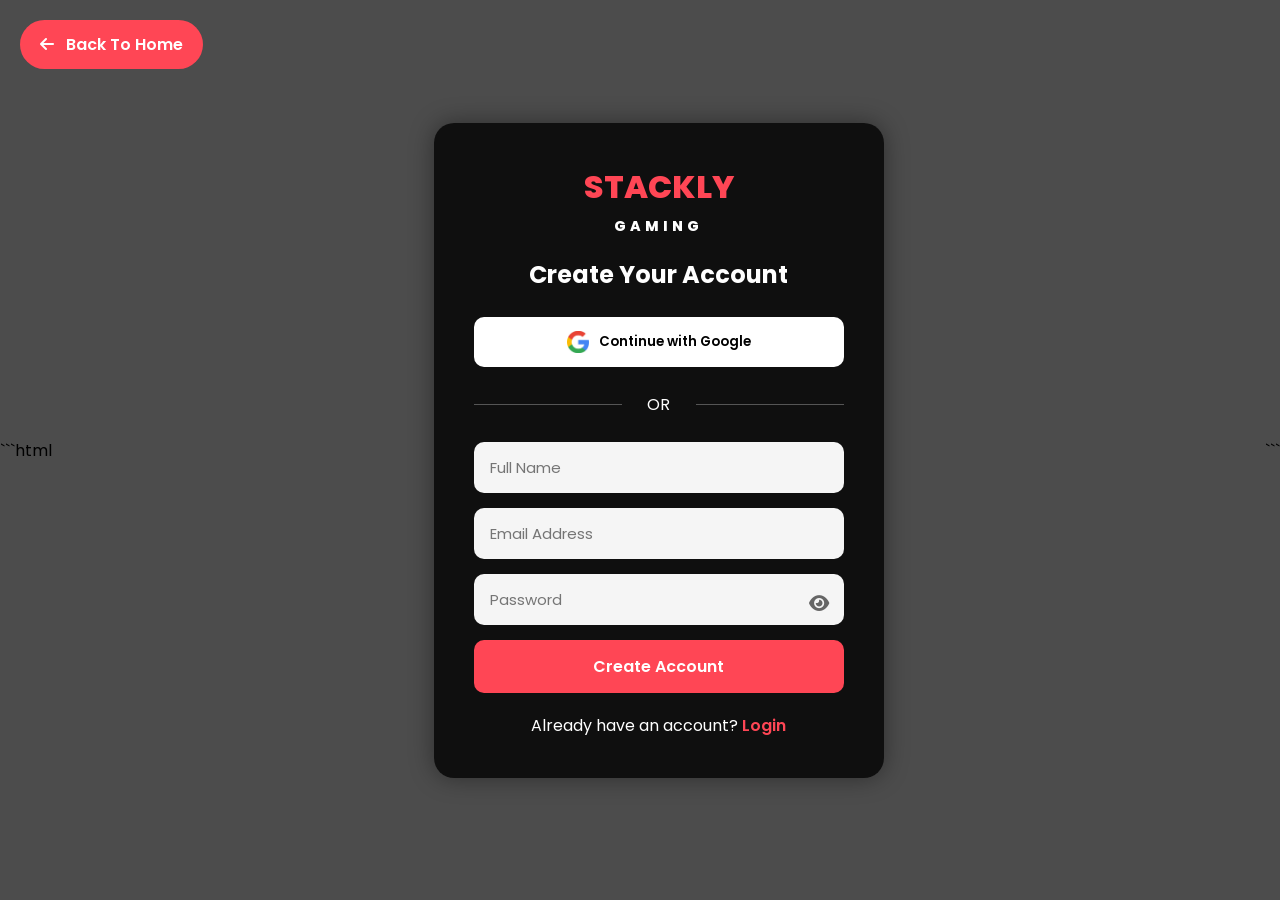
<file: register.html>
```html
<!DOCTYPE html>
<html lang="en">

<head>

    <meta charset="UTF-8">
    <meta name="viewport" content="width=device-width, initial-scale=1.0">

    <title>Create Account | Stackly Gaming</title>

    <link rel="stylesheet" href="css/register.css">

    <link href="https://fonts.googleapis.com/css2?family=Poppins:wght@300;400;500;600;700;800&display=swap"
        rel="stylesheet">

    <link rel="stylesheet"
        href="https://cdnjs.cloudflare.com/ajax/libs/font-awesome/6.5.2/css/all.min.css">

</head>

<body>

    <!-- BACK TO HOME -->

    <a href="index.html" class="back-home">
        <i class="fas fa-arrow-left"></i>
        Back To Home
    </a>

    <div class="overlay"></div>

    <div class="register-container">

        <div class="register-card">

            <!-- LOGO -->

            <div class="logo">
                STACKLY
                <span>GAMING</span>
            </div>

            <h2>Create Your Account</h2>

            <!-- GOOGLE BUTTON -->

            <button
                type="button"
                class="google-btn"
                id="googleBtn">

                <img
                    src="./images/img5 google.webp"
                    alt="Google">

                Continue with Google

            </button>

            <div class="divider">
                <span>OR</span>
            </div>

            <!-- REGISTER FORM -->

            <form id="registerForm">

                <!-- FULL NAME -->

                <input
                    type="text"
                    id="fullname"
                    placeholder="Full Name"
                    maxlength="16"
                    pattern="[A-Za-z ]+"
                    title="Only alphabets and spaces allowed"
                    required>

                <!-- EMAIL -->

                <input
                    type="email"
                    id="email"
                    placeholder="Email Address"
                    required>

                <!-- PASSWORD -->

                <div class="password-box">

                    <input
                        type="password"
                        id="password"
                        placeholder="Password"
                        required>

                    <i
                        class="fa-solid fa-eye"
                        id="togglePassword">
                    </i>

                </div>

                <!-- SUBMIT -->

                <button
                    type="submit"
                    class="register-btn">

                    Create Account

                </button>

            </form>

            <!-- LOGIN LINK -->

            <p class="login-link">

                Already have an account?

                <a href="login.html">
                    Login
                </a>

            </p>

        </div>

    </div>

    <script src="js/register.js"></script>

</body>

</html>
```
</file>
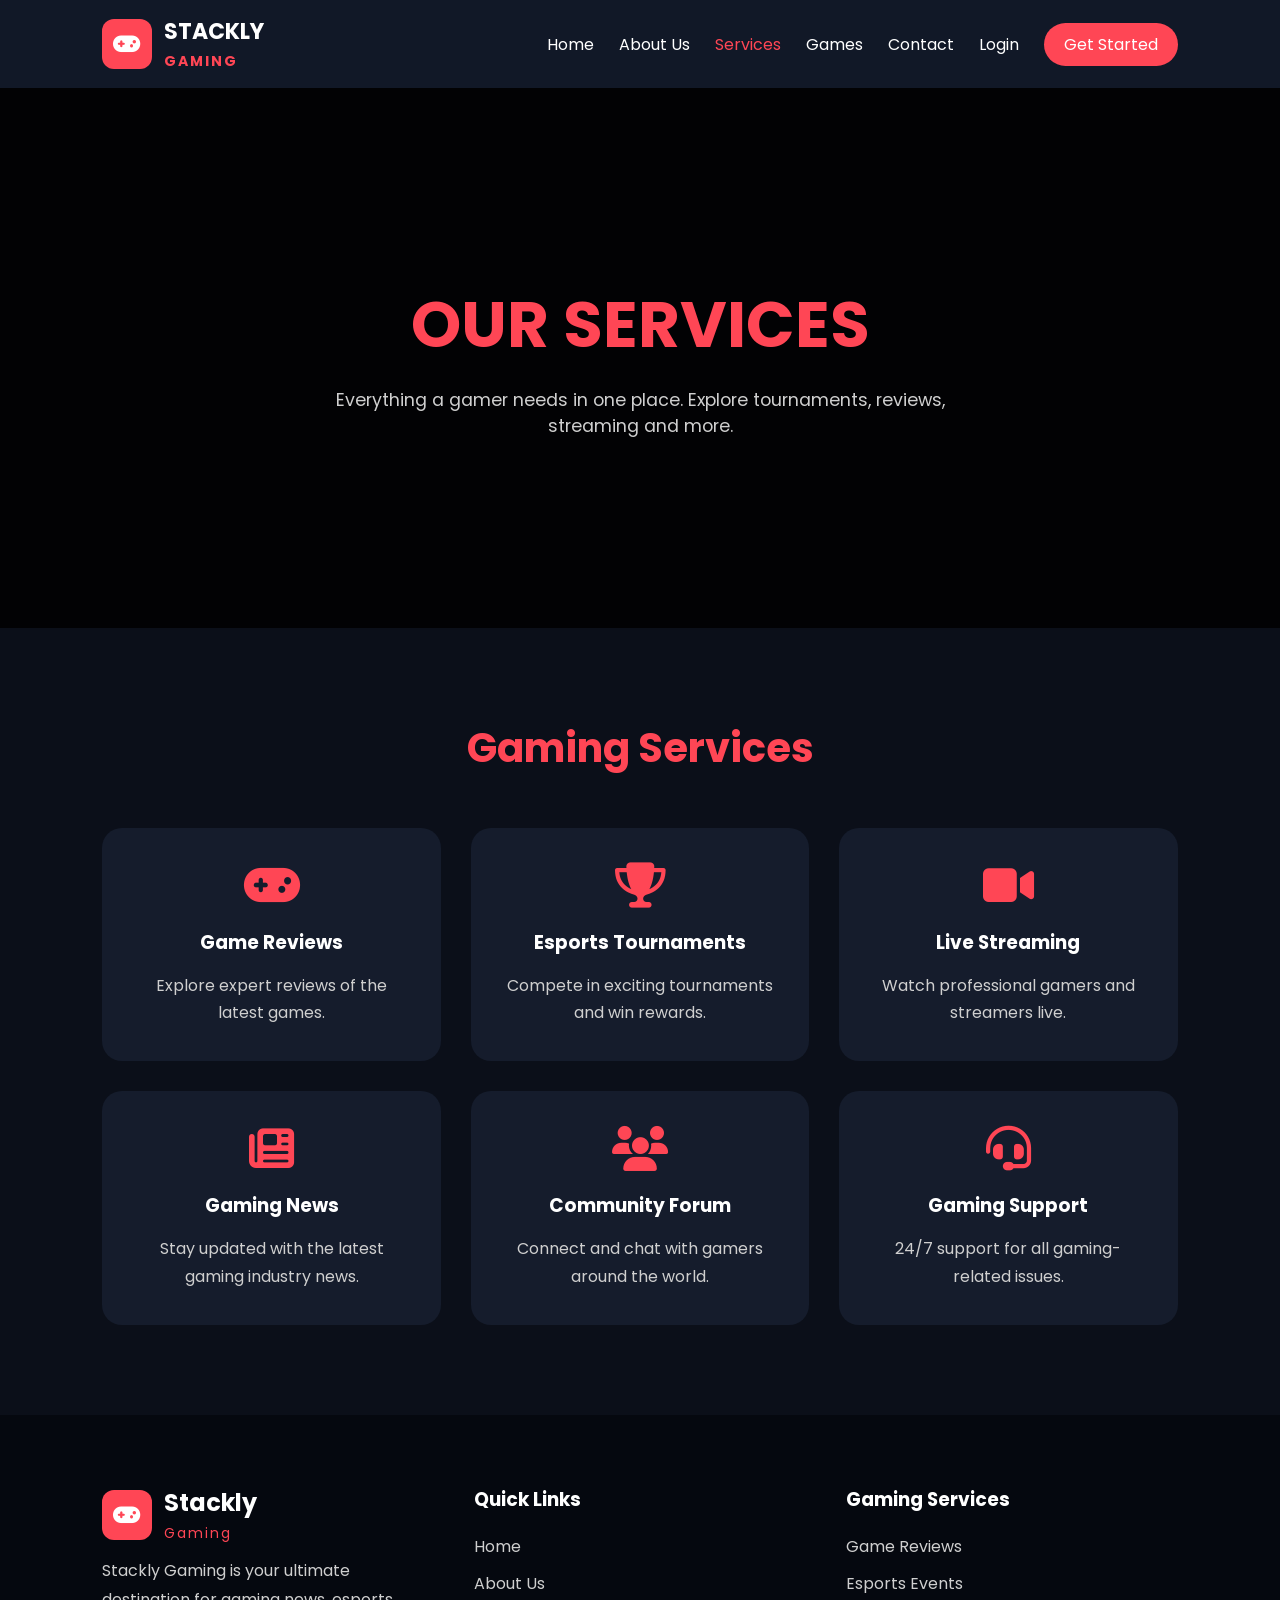
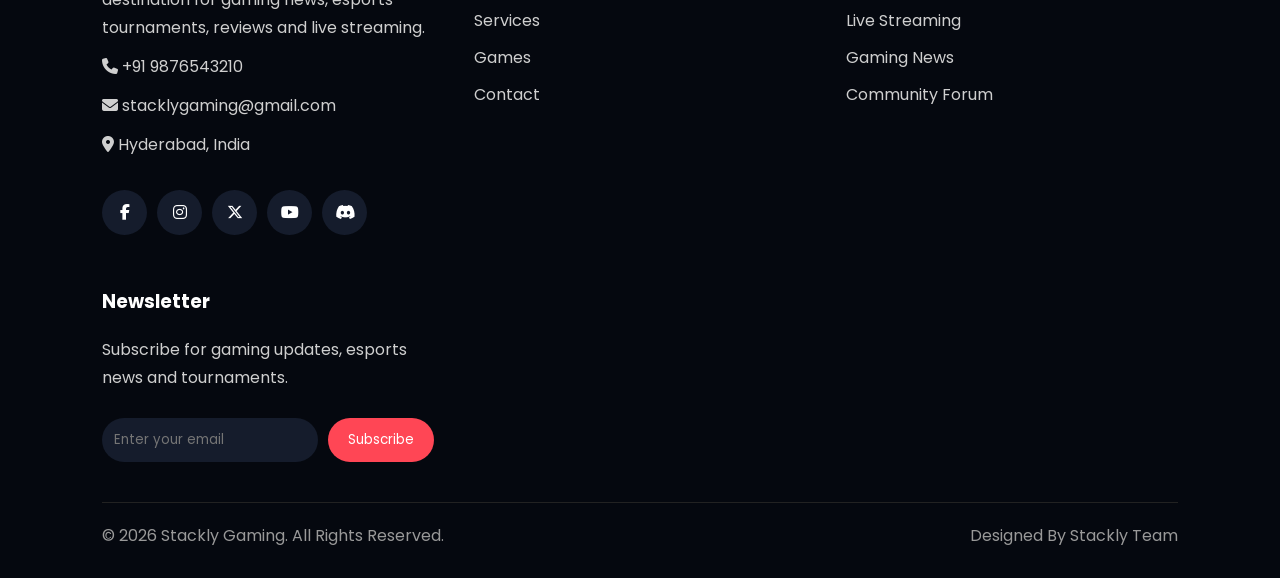
<file: services.html>
<!DOCTYPE html>
<html lang="en">

<head>
    <meta charset="UTF-8">
    <meta name="viewport" content="width=device-width, initial-scale=1.0">
    <title>Services | Stackly Gaming</title>

    <link rel="stylesheet" href="css/services.css">

    <link href="https://fonts.googleapis.com/css2?family=Poppins:wght@300;400;500;600;700;800&display=swap"
        rel="stylesheet">

    <link rel="stylesheet"
        href="https://cdnjs.cloudflare.com/ajax/libs/font-awesome/6.5.2/css/all.min.css">
</head>

<body>

<!-- NAVBAR -->

<header>

    <nav class="navbar">

         <a href="index.html" class="logo">

    <div class="logo-icon">
        <i class="fas fa-gamepad"></i>
    </div>

    <div class="logo-text">
        <h2>STACKLY</h2>
        <span>GAMING</span>
    </div>

</a>

        <div class="menu-btn" id="menuBtn">
            <i class="fas fa-bars"></i>
        </div>

        <ul class="nav-links" id="navLinks">

            <li><a href="index.html">Home</a></li>

            <li><a href="about.html">About Us</a></li>

            <li>
                <a href="services.html" class="active">
                    Services
                </a>
            </li>

            <li><a href="games.html">Games</a></li>

            <li><a href="contact.html">Contact</a></li>

            <li><a href="login.html">Login</a></li>

            <li>
                <a href="register.html" class="btn-nav">
                    Get Started
                </a>
            </li>

        </ul>

    </nav>

</header>

<!-- HERO -->

<section class="services-hero">

    <div class="overlay"></div>

    <div class="hero-content">

        <h1>OUR SERVICES</h1>

        <p>
            Everything a gamer needs in one place.
            Explore tournaments, reviews, streaming and more.
        </p>

    </div>

</section>

<!-- SERVICES -->

<section class="services">

    <div class="section-title">
        <h2>Gaming Services</h2>
    </div>

    <div class="services-grid">

        <div class="service-card">
            <i class="fas fa-gamepad"></i>
            <h3>Game Reviews</h3>
            <p>Explore expert reviews of the latest games.</p>
        </div>

        <div class="service-card">
            <i class="fas fa-trophy"></i>
            <h3>Esports Tournaments</h3>
            <p>Compete in exciting tournaments and win rewards.</p>
        </div>

        <div class="service-card">
            <i class="fas fa-video"></i>
            <h3>Live Streaming</h3>
            <p>Watch professional gamers and streamers live.</p>
        </div>

        <div class="service-card">
            <i class="fas fa-newspaper"></i>
            <h3>Gaming News</h3>
            <p>Stay updated with the latest gaming industry news.</p>
        </div>

        <div class="service-card">
            <i class="fas fa-users"></i>
            <h3>Community Forum</h3>
            <p>Connect and chat with gamers around the world.</p>
        </div>

        <div class="service-card">
            <i class="fas fa-headset"></i>
            <h3>Gaming Support</h3>
            <p>24/7 support for all gaming-related issues.</p>
        </div>

    </div>

</section>

<!-- FOOTER -->

<footer class="footer">

    <div class="footer-container">

        <div class="footer-col">

            <a href="index.html" class="footer-logo">

                <div class="logo-icon">
                    <i class="fas fa-gamepad"></i>
                </div>

                <div class="footer-logo-text">
                    <h2>Stackly</h2>
                    <span>Gaming</span>
                </div>

            </a>

            <p>
                Stackly Gaming is your ultimate destination
                for gaming news, esports tournaments,
                reviews and live streaming.
            </p>

            <p><i class="fas fa-phone"></i> +91 9876543210</p>

            <p><i class="fas fa-envelope"></i> stacklygaming@gmail.com</p>

            <p><i class="fas fa-map-marker-alt"></i> Hyderabad, India</p>

            <div class="social-icons">

                <a href="404.html"><i class="fab fa-facebook-f"></i></a>

                <a href="404.html"><i class="fab fa-instagram"></i></a>

                <a href="404.html"><i class="fab fa-x-twitter"></i></a>

                <a href="404.html"><i class="fab fa-youtube"></i></a>

                <a href="404.html"><i class="fab fa-discord"></i></a>

            </div>

        </div>

        <div class="footer-col">

            <h3>Quick Links</h3>

            <a href="index.html">Home</a>
            <a href="about.html">About Us</a>
            <a href="services.html">Services</a>
            <a href="games.html">Games</a>
            <a href="contact.html">Contact</a>

        </div>

        <div class="footer-col">

            <h3>Gaming Services</h3>

            <a href="404.html">Game Reviews</a>
            <a href="404.html">Esports Events</a>
            <a href="404.html">Live Streaming</a>
            <a href="404.html">Gaming News</a>
            <a href="404.html">Community Forum</a>

        </div>

        <div class="footer-col">

            <h3>Newsletter</h3>

            <p>
                Subscribe for gaming updates,
                esports news and tournaments.
            </p>

            <form class="newsletter"
                  action="404.html"
                  method="get">

                <input
                    type="email"
                    placeholder="Enter your email"
                    required
                    oninvalid="this.setCustomValidity('Please enter your email address')"
                    oninput="this.setCustomValidity('')">

                <button type="submit">
                    Subscribe
                </button>

            </form>

        </div>

    </div>

    <hr>

    <div class="footer-bottom">

        <p>
            © 2026 Stackly Gaming.
            All Rights Reserved.
        </p>

        <p>
            Designed By Stackly Team
        </p>

    </div>

</footer>

<script>

const menuBtn = document.getElementById("menuBtn");
const navLinks = document.getElementById("navLinks");

menuBtn.addEventListener("click", () => {
    navLinks.classList.toggle("active");
});

</script>

</body>
</html>
</file>
<file: css/style.css>
/* =========================
   GOOGLE FONT
========================= */

* {
    margin: 0;
    padding: 0;
    box-sizing: border-box;
    scroll-behavior: smooth;
    font-family: 'Poppins', sans-serif;
}

:root {
    --primary: #ff4655;
    --secondary: #00e5ff;
    --dark: #0b0f19;
    --card: #151c2c;
    --white: #ffffff;
    --gray: #cfcfcf;
}

body {
    background: var(--dark);
    color: var(--white);
    overflow-x: hidden;
}

/* =========================
   NAVBAR
========================= */

header {
    position: fixed;
    width: 100%;
    top: 0;
    z-index: 1000;
}

.navbar {
    display: flex;
    justify-content: space-between;
    align-items: center;
    padding: 15px 8%;
    background: rgba(0, 0, 0, 0.4);
    backdrop-filter: blur(12px);
}

 

.nav-links {
    display: flex;
    align-items: center;
    list-style: none;
    gap: 30px;
}

.nav-links a {
    text-decoration: none;
    color: var(--white);
    transition: .3s;
    font-weight: 500;
}

.nav-links a:hover {
    color: var(--primary);
}

.btn-nav {
    background: var(--primary);
    padding: 12px 22px;
    border-radius: 30px;
    transition: .3s;
}

.btn-nav:hover {
    background: var(--secondary);
    color: #000 !important;
}

.menu-btn {
    display: none;
    font-size: 28px;
    cursor: pointer;
}

/* =========================
   HERO SECTION
========================= */

.hero {
    position: relative;
    width: 100%;
    height: 100vh;
    overflow: hidden;
}

.slider {
    position: absolute;
    top:0;
    left:0;
    width: 100%;
    height: 100%;
}

.slide {
    position: absolute;
      width:100%;
    height:100%;
    inset: 0;
    opacity: 0;
    transition: 1.5s ease;
    background-size: cover;
    background-position: center;
     background-repeat:no-repeat;
}

.slide.active {
    opacity: 1;
}

.overlay {
    position: absolute;
    inset: 0;
    background: rgba(0, 0, 0, 0.65);
}

.hero-content {
    position: relative;
    z-index: 10;
    min-height: 100vh;
    display: flex;
    flex-direction: column;
    justify-content: center;
    align-items: center;
    padding: 0 20px;
    text-align: center;
}

.hero-content h1 {
    font-size: 4rem;
    max-width: 900px;
    margin-bottom: 20px;
    animation: fadeUp 1s ease;
}

.hero-content h1 span {
    display: block;
    color: var(--primary);
}

.hero-content p {
    max-width: 700px;
    color: var(--gray);
    font-size: 1.1rem;
    margin-bottom: 35px;
    animation: fadeUp 1.3s ease;
}

.hero-buttons {
    display: flex;
    gap: 20px;
    flex-wrap: wrap;
}

.primary-btn,
.secondary-btn {
    text-decoration: none;
    padding: 15px 35px;
    border-radius: 40px;
    font-weight: 600;
    transition: .4s;
}

.primary-btn {
    background: var(--primary);
    color: white;
}

.primary-btn:hover {
    transform: translateY(-5px);
    box-shadow: 0 0 25px var(--primary);
}

.secondary-btn {
    border: 2px solid white;
    color: white;
}

.secondary-btn:hover {
    background: white;
    color: black;
}

/* =========================
   SECTION COMMON
========================= */

section {
    padding: 100px 8%;
}

.container {
    max-width: 1200px;
    margin: auto;
}

.section-title {
    text-align: center;
    margin-bottom: 60px;
}

.section-title h2 {
    font-size: 2.5rem;
    margin-bottom: 10px;
}

.section-title p {
    color: var(--gray);
}

/* =========================
   FEATURED GAMES
========================= */

.game-grid {
    display: grid;
    grid-template-columns: repeat(auto-fit,minmax(320px,1fr));
    gap: 30px;
}

.game-card {
    background: var(--card);
    border-radius: 20px;
    overflow: hidden;
    transition: .4s;
}

.game-card:hover {
    transform: translateY(-10px);
}

.game-card img {
    width: 100%;
    height: 220px;
    object-fit: cover;
}

.game-info {
    padding: 20px;
}

.game-info h3 {
    margin-bottom: 10px;
}

.game-info p {
    color: var(--gray);
}

/* =========================
   FEATURES
========================= */

.feature-grid {
    display: grid;
    grid-template-columns: repeat(auto-fit,minmax(250px,1fr));
    gap: 25px;
}

.feature-card {
    background: var(--card);
    padding: 40px 25px;
    border-radius: 20px;
    text-align: center;
    transition: .4s;
}

.feature-card:hover {
    transform: translateY(-10px);
    box-shadow: 0 0 20px rgba(255,70,85,.3);
}

.feature-card i {
    font-size: 40px;
    color: var(--primary);
    margin-bottom: 20px;
}

.feature-card h3 {
    margin-bottom: 10px;
}

.feature-card p {
    color: var(--gray);
}

/* =========================
   STATS
========================= */

.stats {
    background: #0f1725;
}

.stats .container {
    display: grid;
    grid-template-columns: repeat(auto-fit,minmax(220px,1fr));
    gap: 25px;
}

.stat-box {
    text-align: center;
    background: var(--card);
    padding: 40px 20px;
    border-radius: 20px;
}

.stat-box h2 {
    color: var(--primary);
    font-size: 3rem;
}

.stat-box p {
    color: var(--gray);
}

/* =========================
   CTA
========================= */

.cta {
    text-align: center;
}

.cta h2 {
    font-size: 3rem;
    margin-bottom: 15px;
}

.cta p {
    color: var(--gray);
    max-width: 700px;
    margin: auto;
    margin-bottom: 30px;
}

/* =========================
   FOOTER
========================= */

footer {
    background: #05080f;
    padding: 40px 8%;
    text-align: center;
}

.footer-content h2 {
    color: var(--primary);
    margin-bottom: 20px;
}

.footer-links {
    margin-bottom: 20px;
}

.footer-links a {
    color: white;
    text-decoration: none;
    margin: 0 15px;
    transition: .3s;
}

.footer-links a:hover {
    color: var(--primary);
}

.footer-content p {
    color: #999;
}

/* =========================
   ANIMATIONS
========================= */

@keyframes fadeUp {

    from {
        opacity: 0;
        transform: translateY(50px);
    }

    to {
        opacity: 1;
        transform: translateY(0);
    }
}

/* =========================
   RESPONSIVE
========================= */

@media(max-width:991px) {

    .hero-content h1 {
        font-size: 3rem;
    }

    .nav-links {
        position: fixed;
        top: 80px;
        right: -100%;
        width: 280px;
        height: calc(100vh - 80px);
        background: #111827;
        flex-direction: column;
        padding-top: 40px;
        transition: .4s;
    }

    .nav-links.active {
        right: 0;
    }

    .menu-btn {
        display: block;
    }
}

@media(max-width:768px) {

    .hero-content h1 {
        font-size: 2.3rem;
    }

    .hero-content p {
        font-size: 1rem;
    }

    .hero-buttons {
        flex-direction: column;
        width: 100%;
        align-items: center;
    }

    .primary-btn,
    .secondary-btn {
        width: 220px;
        text-align: center;
    }

    .section-title h2 {
        font-size: 2rem;
    }

    .cta h2 {
        font-size: 2rem;
    }
}

@media(max-width:480px) {

    .logo span {
        font-size: 24px;
    }

    .hero-content h1 {
        font-size: 1.8rem;
    }

    section {
        padding: 70px 5%;
    }
}
.social-icons {
    margin: 25px 0;
}

.social-icons a {
    width: 50px;
    height: 50px;
    background: #151c2c;
    display: inline-flex;
    align-items: center;
    justify-content: center;
    margin: 0 8px;
    border-radius: 50%;
    text-decoration: none;
    color: white;
    font-size: 20px;
    transition: .4s;
}

.social-icons a:hover {
    background: #ff4655;
    transform: translateY(-6px);
}

.intro-container {
    display: flex;
    align-items: center;
    gap: 60px;
    flex-wrap: wrap;
}

.intro-left,
.intro-right {
    flex: 1;
}

.intro-left h2 {
    font-size: 3rem;
    color: #ff4655;
    margin-bottom: 20px;
}

.intro-left p {
    color: #cfcfcf;
    margin-bottom: 30px;
}

.intro-right img {
    width: 100%;
    border-radius: 20px;
}

.news {
    background: #0f1725;
}
.logo{
    display:flex;
    align-items:center;
    gap:12px;
}

 
.logo-text span{
    color:#ff4655;
    font-size:28px;
    font-weight:800;
}

 
.about-game{
    padding:100px 8%;
    background:#0f1725;
}

.about-container{
    display:flex;
    align-items:center;
    gap:60px;
    flex-wrap:wrap;
}

.about-content,
.about-image{
    flex:1;
}

.about-content h2{
    color:#ff4655;
    margin-bottom:20px;
    font-size:2.8rem;
}

.about-content p{
    color:#cfcfcf;
    line-height:1.9;
    margin-bottom:15px;
}

.about-image img{
    width:100%;
    border-radius:20px;
}

.trending{
    padding:100px 8%;
}

.tournament{

    position:relative;

    background:url('https://cdn2.unrealengine.com/valorant-feed-1920x1080-189263292.jpg');

    background-size:cover;
    background-position:center;

    padding:120px 20px;

    text-align:center;
}

.tournament .overlay{
    position:absolute;
    inset:0;
    background:rgba(0,0,0,.75);
}

.tournament-content{
    position:relative;
    z-index:2;
}

.tournament-content h2{
    font-size:3rem;
    margin-bottom:20px;
}

.tournament-content p{
    margin-bottom:30px;
    color:#ddd;
}
#typingText{
    color:#ff4655;
    font-size:4.5rem;
    font-weight:800;
    text-transform:uppercase;
    text-shadow:0 0 20px rgba(255,70,85,0.8);
}

@media(max-width:768px){

    #typingText{
        font-size:2rem;
    }

}
/* LOGO */

.logo{
    display:flex;
    align-items:center;
    gap:12px;
    cursor:pointer;
}

.logo-icon{

    width:55px;
    height:55px;

    background:linear-gradient(
        135deg,
        #ff4655,
        #ff1f3d
    );

    border-radius:12px;

    display:flex;
    justify-content:center;
    align-items:center;

    box-shadow:
        0 0 15px rgba(255,70,85,.4);
}

.logo-icon i{
    color:white;
    font-size:26px;
}

.logo-text{
    display:flex;
    flex-direction:column;
}
 
.logo-text h2{
    color:#ff4655;
    font-size:32px;
    font-weight:800;
    line-height:1;
    margin:0;
}

.logo-text span{
    color:#fff;
    font-size:12px;
    letter-spacing:4px;
    margin-top:4px;
}

.logo-text small{
    color:#fff;
    letter-spacing:4px;
    font-size:12px;
    margin-top:3px;
}

/* MOBILE */

@media(max-width:768px){

    .logo-icon{
        width:45px;
        height:45px;
    }

    .logo-icon i{
        font-size:20px;
    }
.logo-text h2{
    font-size:22px;
}

.logo-text span{
    font-size:10px;
    letter-spacing:3px;
}
    
}
.logo-text{
    display:flex;
    flex-direction:column;
}

.logo-text h2{
    margin:0;
}

.logo{
    cursor:pointer;
}

.game-card img{
    display:block;
}
/* =========================
   MODERN FOOTER
========================= */

.footer{
    background:linear-gradient(
        135deg,
        #05080f,
        #08122c
    );
    padding:70px 8% 30px;
}

.footer-container{
    display:grid;
    grid-template-columns:
        repeat(auto-fit,minmax(250px,1fr));
    gap:50px;
}

.footer-col h3{
    margin-bottom:20px;
    color:white;
    font-size:22px;
}

.footer-col p{
    color:#bcbcbc;
    line-height:1.8;
    margin-bottom:10px;
}

.footer-col a{
    display:block;
    color:#bcbcbc;
    text-decoration:none;
    margin-bottom:12px;
    transition:.3s;
}

.footer-col a:hover{
    color:#ff4655;
}

/* Logo */

.footer-logo{
    display:flex;
    align-items:center;
    gap:12px;
    margin-bottom:20px;
    text-decoration:none;
}

.footer-logo-text h2{
    color:white;
    margin:0;
}

.footer-logo-text span{
    color:#ff4655;
    font-size:18px;
    font-weight:700;
}

.footer .logo-icon{
    width:55px;
    height:55px;
    border-radius:50%;
    background:#ff4655;
    display:flex;
    justify-content:center;
    align-items:center;
}

.footer .logo-icon i{
    color:white;
    font-size:24px;
}

/* Social Icons */

.footer .social-icons{
    margin-top:20px;
}

.footer .social-icons a{
    width:45px;
    height:45px;
    display:inline-flex;
    justify-content:center;
    align-items:center;
    background:#151c2c;
    border-radius:50%;
    margin-right:8px;
    color:white;
}

.footer .social-icons a:hover{
    background:#ff4655;
    transform:translateY(-4px);
}

/* Newsletter */

.newsletter{
    display:flex;
    gap:10px;
    margin-top:20px;
    flex-wrap:wrap;
}

.newsletter input{
    flex:1;
    min-width:180px;
    padding:12px 15px;
    border:none;
    border-radius:30px;
    outline:none;
    background:#151c2c;
    color:white;
}

.newsletter button{
    border:none;
    padding:12px 22px;
    border-radius:30px;
    background:#ff4655;
    color:white;
    cursor:pointer;
    transition:.3s;
}

.newsletter button:hover{
    background:#ff2e42;
}

/* Footer Bottom */

.footer hr{
    border:none;
    height:1px;
    background:#222;
    margin:40px 0 20px;
}

.footer-bottom{
    display:flex;
    justify-content:space-between;
    align-items:center;
    flex-wrap:wrap;
    gap:15px;
}

.footer-bottom p{
    color:#999;
}

/* Responsive */

@media(max-width:768px){

    .footer-bottom{
        flex-direction:column;
        text-align:center;
    }

    .newsletter{
        flex-direction:column;
    }

    .newsletter button{
        width:100%;
    }
}
.logo{
    display:flex;
    align-items:center;
    gap:12px;
    text-decoration:none;
    cursor:pointer;
}

.logo h2{
    color:white;
}

.logo span{
    color:#ff4655;
}

.logo:hover{
    opacity:.9;
}
</file>
<file: css/about.css>
/* =========================
   GLOBAL
========================= */

*{
    margin:0;
    padding:0;
    box-sizing:border-box;
    font-family:'Poppins',sans-serif;
}

:root{
    --primary:#ff4655;
    --dark:#0b0f19;
    --card:#151c2c;
    --white:#ffffff;
    --gray:#cfcfcf;
}

html,
body{
    width:100%;
    overflow-x:hidden;
    scroll-behavior:smooth;
}

body{
    background:var(--dark);
    color:var(--white);
}

/* =========================
   NAVBAR
========================= */

header{
    position:sticky;
    top:0;
    z-index:1000;
}

.navbar{
    display:flex;
    justify-content:space-between;
    align-items:center;
    padding:15px 8%;
    background:#111827;
}

.logo{
    display:flex;
    align-items:center;
    gap:12px;
}

.logo-icon{
    width:50px;
    height:50px;
    background:var(--primary);
    border-radius:12px;
    display:flex;
    justify-content:center;
    align-items:center;
}

.logo-icon i{
    color:white;
    font-size:22px;
}

.logo-text h2{
    color:white;
    font-size:22px;
}

.logo-text span{
    color:var(--primary);
    font-size:14px;
    letter-spacing:2px;
    font-weight:700;
}

.nav-links{
    display:flex;
    align-items:center;
    gap:25px;
    list-style:none;
}

.nav-links a{
    text-decoration:none;
    color:white;
    transition:.3s;
}

.nav-links a:hover,
.nav-links .active{
    color:var(--primary);
}

.btn-nav{
    background:var(--primary);
    padding:10px 20px;
    border-radius:30px;
}

/* HAMBURGER */

.menu-btn{
    display:none;
    color:white;
    font-size:26px;
    cursor:pointer;
}

/* =========================
   HERO
========================= */

.about-hero{
    height:60vh;
    background:url('https://xboxwire.thesourcemediaassets.com/sites/2/2024/08/Val-Console-Launch-Hero-1080-__-GAME-STORES-80b474d3ff38615edd0a.jpg');
    background-size:cover;
    background-position:center;
    position:relative;
}

.overlay{
    position:absolute;
    inset:0;
    background:rgba(0,0,0,.7);
}

.hero-content{
    position:relative;
    z-index:2;
    height:100%;
    display:flex;
    flex-direction:column;
    justify-content:center;
    align-items:center;
    text-align:center;
    padding:0 20px;
}

.hero-content h1{
    font-size:3.5rem;
    margin-bottom:15px;
}

.hero-content p{
    color:var(--gray);
    max-width:700px;
    line-height:1.7;
}

/* =========================
   COMMON
========================= */

section{
    padding:90px 8%;
}

.container{
    max-width:1200px;
    margin:auto;
}

.section-title{
    text-align:center;
    margin-bottom:50px;
}

.section-title h2{
    color:var(--primary);
    font-size:2.5rem;
}

/* =========================
   ABOUT
========================= */

.about-grid{
    display:grid;
    grid-template-columns:1fr 1fr;
    gap:60px;
    align-items:center;
}

.about-image img{
    width:100%;
    max-width:100%;
    height:auto;
    display:block;
    border-radius:20px;
}

.about-content h2{
    color:var(--primary);
    margin-bottom:20px;
}

.about-content p{
    color:var(--gray);
    line-height:1.8;
    margin-bottom:15px;
}

/* =========================
   MISSION
========================= */

.mission{
    background:#101827;
}

.mission .container{
    display:grid;
    grid-template-columns:repeat(auto-fit,minmax(280px,1fr));
    gap:25px;
}

.card{
    background:var(--card);
    padding:35px;
    border-radius:20px;
    text-align:center;
    transition:.3s;
}

.card:hover{
    transform:translateY(-8px);
}

.card i{
    font-size:45px;
    color:var(--primary);
    margin-bottom:20px;
}

.card p{
    color:var(--gray);
    line-height:1.7;
}

/* =========================
   STATS
========================= */

.stats{
    background:#111827;
}

.stats .container{
    display:grid;
    grid-template-columns:repeat(auto-fit,minmax(220px,1fr));
    gap:25px;
}

.stat-box{
    background:var(--card);
    padding:35px;
    border-radius:20px;
    text-align:center;
}

.stat-box h2{
    color:var(--primary);
    font-size:2.8rem;
}

.stat-box p{
    color:var(--gray);
}

/* =========================
   TEAM
========================= */

.team-grid{
    display:grid;
    grid-template-columns:repeat(auto-fit,minmax(280px,1fr));
    gap:25px;
}

.team-card{
    background:var(--card);
    padding:35px;
    border-radius:20px;
    text-align:center;
    transition:.3s;
}

.team-card:hover{
    transform:translateY(-8px);
}

.team-card i{
    font-size:70px;
    color:var(--primary);
    margin-bottom:15px;
}

.team-card p{
    color:var(--gray);
}

/* =========================
   FOOTER
========================= */

.footer{
    background:#05080f;
    padding:70px 8% 30px;
}

.footer-container{
    display:grid;
    grid-template-columns:repeat(auto-fit,minmax(250px,1fr));
    gap:40px;
}

.footer-col h3{
    margin-bottom:20px;
}

.footer-col p{
    color:var(--gray);
    line-height:1.8;
}

.footer-col a{
    text-decoration:none;
    color:var(--gray);
    display:block;
    margin-bottom:12px;
    transition:.3s;
}

.footer-col a:hover{
    color:var(--primary);
}

.footer-logo{
    display:flex;
    align-items:center;
    gap:12px;
    text-decoration:none;
    margin-bottom:20px;
}

.footer-logo-text h2{
    color:white;
}

.footer-logo-text span{
    color:var(--primary);
}

.social-icons{
    display:flex;
    gap:10px;
    flex-wrap:wrap;
    margin-top:20px;
}

.social-icons a{
    width:45px;
    height:45px;
    border-radius:50%;
    background:var(--card);
    color:white;
    display:flex;
    justify-content:center;
    align-items:center;
    text-decoration:none;
    transition:.3s;
}

.social-icons a:hover{
    background:var(--primary);
}

.newsletter{
    display:flex;
    gap:10px;
    flex-wrap:wrap;
    margin-top:15px;
}

.newsletter input{
    flex:1;
    min-width:0;
    padding:12px;
    border:none;
    outline:none;
    border-radius:30px;
    background:var(--card);
    color:white;
}

.newsletter button{
    border:none;
    padding:12px 20px;
    border-radius:30px;
    background:var(--primary);
    color:white;
    cursor:pointer;
}

.footer hr{
    border:none;
    height:1px;
    background:#222;
    margin:40px 0 20px;
}

.footer-bottom{
    display:flex;
    justify-content:space-between;
    align-items:center;
    flex-wrap:wrap;
    gap:15px;
}

.footer-bottom p{
    color:#999;
}

/* =========================
   TABLET
========================= */

@media(max-width:991px){

    .about-grid{
        grid-template-columns:1fr;
    }

    .hero-content h1{
        font-size:2.8rem;
    }
}

/* =========================
   MOBILE
========================= */

@media(max-width:768px){

    .menu-btn{
        display:block;
    }

    .nav-links{
        position:absolute;
        top:80px;
        right:-100%;
        width:250px;
        background:#111827;
        flex-direction:column;
        padding:20px;
        transition:.4s;
        border-radius:0 0 0 15px;
    }

    .nav-links.active{
        right:0;
    }

    section{
        padding:70px 5%;
    }

    .hero-content h1{
        font-size:2rem;
    }

    .footer-container{
        grid-template-columns:1fr;
        text-align:center;
    }

    .footer-logo{
        justify-content:center;
    }

    .social-icons{
        justify-content:center;
    }

    .newsletter{
        flex-direction:column;
    }

    .newsletter input,
    .newsletter button{
        width:100%;
    }

    .footer-bottom{
        flex-direction:column;
        text-align:center;
    }
}

@media(max-width:480px){

    .hero-content h1{
        font-size:1.7rem;
    }

    .logo-text h2{
        font-size:18px;
    }
}
/* =========================
   HAMBURGER MENU
========================= */

.menu-btn{
    display:none;
    font-size:28px;
    color:white;
    cursor:pointer;
}

/* =========================
   MOBILE NAVBAR
========================= */

@media(max-width:768px){

    .navbar{
        padding:15px 5%;
        position:relative;
    }

    .menu-btn{
        display:block;
    }

    .nav-links{
        position:absolute;
        top:100%;
        left:0;
        width:100%;
        background:#111827;
        flex-direction:column;
        align-items:center;
        gap:20px;
        padding:25px 0;
        display:none;
        z-index:999;
    }

    .nav-links.active{
        display:flex;
    }

    .btn-nav{
        display:inline-block;
    }

    .logo-text h2{
        font-size:20px;
    }

    .hero-content h1{
        font-size:2rem;
    }

    .hero-content p{
        font-size:15px;
    }
}
/* =========================
   HAMBURGER MENU
========================= */

.menu-btn{
    display:none;
    font-size:28px;
    color:white;
    cursor:pointer;
}

/* =========================
   MOBILE NAVBAR
========================= */

@media(max-width:768px){

    .navbar{
        padding:15px 5%;
        position:relative;
    }

    .menu-btn{
        display:block;
    }

    .nav-links{
        position:absolute;
        top:100%;
        left:0;
        width:100%;
        background:#111827;
        flex-direction:column;
        align-items:center;
        gap:20px;
        padding:25px 0;
        display:none;
        z-index:999;
    }

    .nav-links.active{
        display:flex;
    }

    .btn-nav{
        display:inline-block;
    }

    .logo-text h2{
        font-size:20px;
    }

    .hero-content h1{
        font-size:2rem;
    }

    .hero-content p{
        font-size:15px;
    }
}
.logo{
    display:flex;
    align-items:center;
    gap:12px;
    text-decoration:none;
    cursor:pointer;
}

.logo h2{
    color:white;
}

.logo span{
    color:#ff4655;
}
</file>
<file: css/contact.css>
/* =========================
   GLOBAL
========================= */

*{
    margin:0;
    padding:0;
    box-sizing:border-box;
    font-family:'Poppins',sans-serif;
}

:root{
    --primary:#ff4655;
    --dark:#0b0f19;
    --card:#151c2c;
    --white:#ffffff;
    --gray:#cfcfcf;
}

body{
    background:var(--dark);
    color:var(--white);
    overflow-x:hidden;
}

/* =========================
   NAVBAR
========================= */

.navbar{
    display:flex;
    justify-content:space-between;
    align-items:center;
    padding:15px 8%;
    background:#111827;
    position:relative;
}

.logo{
    display:flex;
    align-items:center;
    gap:12px;
}

.logo-icon{
    width:50px;
    height:50px;
    background:var(--primary);
    border-radius:12px;
    display:flex;
    justify-content:center;
    align-items:center;
}

.logo-icon i{
    color:white;
    font-size:22px;
}

.logo-text h2{
    color:white;
    font-size:22px;
}

.logo-text span{
    color:var(--primary);
    font-size:14px;
    font-weight:700;
    letter-spacing:2px;
}

.nav-links{
    display:flex;
    gap:25px;
    list-style:none;
}

.nav-links a{
    color:white;
    text-decoration:none;
    transition:.3s;
}

.nav-links a:hover,
.nav-links .active{
    color:var(--primary);
}

.btn-nav{
    background:var(--primary);
    padding:10px 20px;
    border-radius:30px;
}

.menu-btn{
    display:none;
    font-size:26px;
    cursor:pointer;
}

/* =========================
   CONTACT SECTION
========================= */

.contact-container{
    padding:80px 8%;
    display:flex;
    justify-content:center;
    align-items:center;
}

.contact-box{
    width:100%;
    max-width:650px;
    background:var(--card);
    padding:40px;
    border-radius:20px;
    box-shadow:0 0 20px rgba(0,0,0,.3);
}

.contact-box h1{
    text-align:center;
    color:var(--primary);
    margin-bottom:30px;
}

.contact-box form{
    display:flex;
    flex-direction:column;
}

.contact-box input,
.contact-box textarea{
    width:100%;
    padding:15px;
    margin-bottom:15px;
    border:none;
    outline:none;
    border-radius:10px;
    background:#0f172a;
    color:white;
}

.contact-box input::placeholder,
.contact-box textarea::placeholder{
    color:#9ca3af;
}

.contact-box textarea{
    resize:none;
    height:140px;
}

.contact-box button{
    padding:15px;
    border:none;
    border-radius:10px;
    background:var(--primary);
    color:white;
    font-size:16px;
    font-weight:600;
    cursor:pointer;
    transition:.3s;
}

.contact-box button:hover{
    transform:translateY(-3px);
}

/* =========================
   FOOTER
========================= */

.footer{
    background:#05080f;
    padding:70px 8% 30px;
}

.footer-container{
    display:grid;
    grid-template-columns:repeat(auto-fit,minmax(250px,1fr));
    gap:40px;
}

.footer-col{
    display:flex;
    flex-direction:column;
}

.footer-logo{
    display:flex;
    align-items:center;
    gap:12px;
    text-decoration:none;
    margin-bottom:20px;
}

.footer-logo-text h2{
    color:white;
}

.footer-logo-text span{
    color:var(--primary);
}

.footer-col h3{
    margin-bottom:20px;
}

.footer-col p{
    color:var(--gray);
    line-height:1.8;
}

.footer-col a{
    text-decoration:none;
    color:var(--gray);
    margin-bottom:12px;
    transition:.3s;
}

.footer-col a:hover{
    color:var(--primary);
}

.social-icons{
    display:flex;
    gap:10px;
    margin-top:20px;
}

.social-icons a{
    width:45px;
    height:45px;
    border-radius:50%;
    background:var(--card);
    display:flex;
    justify-content:center;
    align-items:center;
    color:white;
    transition:.3s;
}

.social-icons a:hover{
    background:var(--primary);
}

.newsletter{
    display:flex;
    flex-direction:column;
    gap:10px;
    margin-top:15px;
}

.newsletter input{
    padding:12px;
    border:none;
    border-radius:30px;
    background:#151c2c;
    color:white;
}

.newsletter button{
    padding:12px;
    border:none;
    border-radius:30px;
    background:var(--primary);
    color:white;
    cursor:pointer;
}

.footer hr{
    margin:40px 0 20px;
    border:none;
    height:1px;
    background:#222;
}

.footer-bottom{
    display:flex;
    justify-content:space-between;
    flex-wrap:wrap;
    gap:10px;
}

.footer-bottom p{
    color:#999;
}

/* =========================
   MOBILE NAVBAR
========================= */

@media(max-width:768px){

    .menu-btn{
        display:block;
    }

    .nav-links{
        position:absolute;
        top:80px;
        left:-100%;
        width:100%;
        background:#111827;
        flex-direction:column;
        text-align:center;
        padding:25px 0;
        transition:.4s;
        z-index:1000;
    }

    .nav-links.active{
        left:0;
    }

    .contact-container{
        padding:50px 5%;
    }

    .contact-box{
        padding:25px;
    }

    .footer-container{
        grid-template-columns:1fr;
        text-align:center;
    }

    .footer-logo{
        justify-content:center;
    }

    .social-icons{
        justify-content:center;
    }

    .footer-bottom{
        flex-direction:column;
        text-align:center;
    }
}

/* =========================
   SMALL MOBILE
========================= */

@media(max-width:480px){

    .logo-text h2{
        font-size:18px;
    }

    .contact-box h1{
        font-size:28px;
    }

    .contact-box{
        padding:20px;
    }

    .contact-box input,
    .contact-box textarea,
    .contact-box button{
        font-size:14px;
    }
}
.logo{
    display:flex;
    align-items:center;
    gap:12px;
    text-decoration:none;
    cursor:pointer;
}

.logo h2{
    color:white;
}

.logo span{
    color:#ff4655;
}
</file>
<file: css/games.css>
/* =========================
   GLOBAL
========================= */

*{
    margin:0;
    padding:0;
    box-sizing:border-box;
    font-family:'Poppins',sans-serif;
}

:root{
    --primary:#ff4655;
    --dark:#0b0f19;
    --card:#151c2c;
    --white:#ffffff;
    --gray:#cfcfcf;
}

html{
    scroll-behavior:smooth;
}

body{
    background:var(--dark);
    color:var(--white);
    overflow-x:hidden;
}

/* =========================
   NAVBAR
========================= */

header{
    width:100%;
    position:sticky;
    top:0;
    z-index:1000;
}

.navbar{
    display:flex;
    justify-content:space-between;
    align-items:center;
    padding:15px 8%;
    background:#111827;
}

.logo{
    display:flex;
    align-items:center;
    gap:12px;
}

.logo-icon{
    width:50px;
    height:50px;
    background:var(--primary);
    border-radius:12px;
    display:flex;
    justify-content:center;
    align-items:center;
}

.logo-icon i{
    color:white;
    font-size:22px;
}

.logo-text h2{
    color:white;
    font-size:22px;
}

.logo-text span{
    color:var(--primary);
    font-size:14px;
    letter-spacing:2px;
    font-weight:700;
}

.nav-links{
    display:flex;
    align-items:center;
    gap:25px;
    list-style:none;
}

.nav-links a{
    text-decoration:none;
    color:white;
    transition:.3s;
}

.nav-links a:hover,
.nav-links .active{
    color:var(--primary);
}

.btn-nav{
    background:var(--primary);
    padding:10px 20px;
    border-radius:30px;
}

.menu-btn{
    display:none;
    font-size:25px;
    cursor:pointer;
}

/* =========================
   HERO
========================= */

.games-hero{
    height:60vh;
    background:url("https://cdn2.unrealengine.com/valorant-feed-1920x1080-189263292.jpg");
    background-size:cover;
    background-position:center;
    position:relative;
}

.overlay{
    position:absolute;
    inset:0;
    background:rgba(0,0,0,.70);
}

.hero-content{
    position:relative;
    z-index:2;
    height:100%;
    display:flex;
    flex-direction:column;
    justify-content:center;
    align-items:center;
    text-align:center;
    padding:0 20px;
}

.hero-content h1{
    font-size:3.5rem;
    margin-bottom:15px;
}

.hero-content p{
    color:var(--gray);
    font-size:1.1rem;
}

/* =========================
   SEARCH
========================= */

.search-section{
    padding:40px 8%;
    text-align:center;
}

.search-section input{
    width:100%;
    max-width:600px;
    padding:15px 20px;
    border:none;
    outline:none;
    border-radius:50px;
    background:var(--card);
    color:white;
    font-size:16px;
}

/* =========================
   FILTERS
========================= */

.filters{
    display:flex;
    justify-content:center;
    flex-wrap:wrap;
    gap:15px;
    padding:0 8% 40px;
}

.filters button{
    padding:12px 25px;
    border:none;
    border-radius:30px;
    background:var(--card);
    color:white;
    cursor:pointer;
    transition:.3s;
}

.filters button:hover{
    background:var(--primary);
}

/* =========================
   GAMES GRID
========================= */

.games-container{
    padding:20px 8% 80px;
}

.game-grid{
    display:grid;
    grid-template-columns:
    repeat(auto-fit,minmax(280px,1fr));
    gap:30px;
}

.game-card{
    background:var(--card);
    border-radius:20px;
    overflow:hidden;
    transition:.4s;
}

.game-card:hover{
    transform:translateY(-8px);
    box-shadow:0 0 25px rgba(255,70,85,.25);
}

.game-card img{
    width:100%;
    height:220px;
    object-fit:cover;
}

.game-info{
    padding:25px;
}

.game-info h3{
    margin-bottom:10px;
}

.game-info p{
    color:var(--gray);
    margin-bottom:15px;
}

.rating{
    color:#ffd700;
    margin-bottom:20px;
    font-size:18px;
}

.buttons{
    display:flex;
    gap:10px;
}

.play-btn,
.download-btn{
    flex:1;
    border:none;
    padding:12px;
    border-radius:30px;
    cursor:pointer;
    font-weight:600;
    transition:.3s;
}

.play-btn{
    background:var(--primary);
    color:white;
}

.download-btn{
    background:#222;
    color:white;
}

.play-btn:hover,
.download-btn:hover{
    opacity:.9;
}

/* =========================
   FOOTER
========================= */

.footer{
    background:#05080f;
    padding:70px 8% 30px;
}

.footer-container{
    display:grid;
    grid-template-columns:
    repeat(auto-fit,minmax(250px,1fr));
    gap:40px;
}

.footer-col{
    display:flex;
    flex-direction:column;
}

.footer-logo{
    display:flex;
    align-items:center;
    gap:12px;
    text-decoration:none;
    margin-bottom:20px;
}

.footer-logo-text h2{
    color:white;
}

.footer-logo-text span{
    color:var(--primary);
}

.footer-col h3{
    margin-bottom:20px;
}

.footer-col p{
    color:var(--gray);
    line-height:1.8;
}

.footer-col a{
    text-decoration:none;
    color:var(--gray);
    margin-bottom:12px;
    transition:.3s;
}

.footer-col a:hover{
    color:var(--primary);
}

.social-icons{
    display:flex;
    gap:10px;
    margin-top:20px;
}

.social-icons a{
    width:45px;
    height:45px;
    border-radius:50%;
    background:var(--card);
    display:flex;
    justify-content:center;
    align-items:center;
    color:white;
    transition:.3s;
}

.social-icons a:hover{
    background:var(--primary);
}

.newsletter{
    display:flex;
    flex-direction:column;
    gap:10px;
    margin-top:15px;
}

.newsletter input{
    padding:12px;
    border:none;
    outline:none;
    border-radius:30px;
    background:var(--card);
    color:white;
}

.newsletter button{
    padding:12px;
    border:none;
    border-radius:30px;
    background:var(--primary);
    color:white;
    cursor:pointer;
}

.footer hr{
    border:none;
    height:1px;
    background:#222;
    margin:40px 0 20px;
}

.footer-bottom{
    display:flex;
    justify-content:space-between;
    flex-wrap:wrap;
    gap:15px;
}

.footer-bottom p{
    color:#999;
}

/* =========================
   MOBILE MENU
========================= */

@media(max-width:768px){

    .menu-btn{
        display:block;
    }

    .nav-links{
        position:absolute;
        top:80px;
        left:-100%;
        width:100%;
        background:#111827;
        flex-direction:column;
        text-align:center;
        padding:25px 0;
        transition:.4s;
    }

    .nav-links.active{
        left:0;
    }

    .hero-content h1{
        font-size:2.2rem;
    }

    .hero-content p{
        font-size:1rem;
    }

    .footer-container{
        grid-template-columns:1fr;
        text-align:center;
    }

    .footer-logo{
        justify-content:center;
    }

    .social-icons{
        justify-content:center;
    }

    .footer-bottom{
        flex-direction:column;
        text-align:center;
    }
}

/* =========================
   MOBILE SMALL
========================= */

@media(max-width:480px){

    .games-hero{
        height:50vh;
    }

    .hero-content h1{
        font-size:1.8rem;
    }

    .buttons{
        flex-direction:column;
    }

    .game-card img{
        height:180px;
    }
}
.logo{
    display:flex;
    align-items:center;
    gap:12px;
    text-decoration:none;
    cursor:pointer;
}

.logo h2{
    color:white;
}

.logo span{
    color:#ff4655;
}
</file>
<file: css/login.css>
/* =========================
   GLOBAL
========================= */

*{
    margin:0;
    padding:0;
    box-sizing:border-box;
    font-family:'Poppins',sans-serif;
}

:root{
    --primary:#ff4655;
    --dark:#0b0f19;
    --card:#151c2c;
    --gray:#cfcfcf;
    --white:#ffffff;
}

body{

    min-height:100vh;

    display:flex;
    justify-content:center;
    align-items:center;

    background:
    linear-gradient(
        rgba(0,0,0,.75),
        rgba(0,0,0,.75)
    ),
    url("https://gaming-cdn.com/images/products/6568/616x353/valorant-pc-game-epic-games-cover.jpg?v=1747212191");

    background-size:cover;
    background-position:center;
    background-repeat:no-repeat;

    position:relative;
    overflow-x:hidden;
}

/* =========================
   BACK BUTTON
========================= */

.back-home{

    position:fixed;

    top:15px;
    left:15px;

    z-index:9999;

    background:var(--primary);
    color:white;

    text-decoration:none;

    padding:10px 18px;

    border-radius:30px;

    display:flex;
    align-items:center;
    gap:8px;

    font-size:14px;
    font-weight:600;

    box-shadow:0 4px 15px rgba(255,70,85,.4);

    transition:.3s;
}

.back-home:hover{

    transform:translateY(-2px);

    box-shadow:0 0 20px rgba(255,70,85,.6);
}

.back-home i{
    font-size:13px;
}

/* =========================
   LOGIN CONTAINER
========================= */

.login-container{

    width:100%;

    padding:80px 20px 20px;

    display:flex;
    justify-content:center;
    align-items:center;
}

/* =========================
   LOGIN BOX
========================= */

.login-box{

    width:100%;
    max-width:450px;

    background:rgba(0,0,0,.78);

    backdrop-filter:blur(12px);

    border-radius:20px;

    padding:40px;

    border:1px solid rgba(255,255,255,.08);

    box-shadow:
    0 0 30px rgba(0,0,0,.4);
}

/* =========================
   LOGO
========================= */

.logo{

    text-align:center;

    font-size:32px;
    font-weight:800;

    color:var(--primary);

    margin-bottom:10px;
}

.logo span{

    display:block;

    color:white;

    font-size:14px;

    letter-spacing:4px;
}

/* =========================
   TITLE
========================= */

.login-box h2{

    text-align:center;

    color:white;

    margin-bottom:30px;
}

/* =========================
   INPUT GROUP
========================= */

.input-group{
    margin-bottom:20px;
}

.input-group label{

    display:block;

    color:white;

    margin-bottom:8px;

    font-weight:500;
}

.input-group input{

    width:100%;

    padding:14px 15px;

    border:none;

    outline:none;

    border-radius:10px;

    background:#f3f4f6;

    font-size:15px;
}

/* =========================
   PASSWORD FIELD
========================= */

.password-box{
    position:relative;
}

.password-box input{
    padding-right:45px;
}

.password-box i{

    position:absolute;

    right:15px;
    top:50%;

    transform:translateY(-50%);

    color:#555;

    cursor:pointer;
}

/* =========================
   LOGIN BUTTON
========================= */

.login-btn{

    width:100%;

    padding:14px;

    border:none;

    border-radius:10px;

    background:var(--primary);

    color:white;

    font-size:16px;
    font-weight:600;

    cursor:pointer;

    transition:.3s;
}

.login-btn:hover{

    transform:translateY(-2px);

    box-shadow:
    0 0 20px rgba(255,70,85,.4);
}

/* =========================
   REGISTER TEXT
========================= */

.register-text{

    text-align:center;

    color:white;

    margin-top:20px;
}

.register-text a{

    color:var(--primary);

    text-decoration:none;

    font-weight:600;
}

.register-text a:hover{
    text-decoration:underline;
}

/* =========================
   TABLET
========================= */

@media(max-width:768px){

    .login-container{
        padding-top:90px;
    }

    .login-box{
        padding:30px;
    }

    .back-home{

        top:10px;
        left:10px;

        padding:8px 15px;

        font-size:12px;
    }
}

/* =========================
   MOBILE
========================= */

@media(max-width:500px){

    .login-box{
        padding:25px;
    }

    .logo{
        font-size:28px;
    }

    .logo span{
        font-size:12px;
    }

    .login-box h2{
        font-size:28px;
    }

    .input-group input{
        padding:12px;
    }

    .login-btn{
        padding:12px;
    }
}

/* =========================
   SMALL MOBILE
========================= */

@media(max-width:360px){

    .back-home{
        font-size:11px;
        padding:7px 12px;
    }

    .logo{
        font-size:24px;
    }

    .login-box{
        padding:20px;
    }
}
</file>
<file: css/register.css>
/* =========================
   GLOBAL
========================= */

*{
    margin:0;
    padding:0;
    box-sizing:border-box;
    font-family:'Poppins',sans-serif;
}

body{
    min-height:100vh;
    display:flex;
    justify-content:center;
    align-items:center;

    background:url('https://cdn2.unrealengine.com/valorant-feed-1920x1080-189263292.jpg');
    background-size:cover;
    background-position:center;

    position:relative;
    overflow-x:hidden;
}

/* =========================
   OVERLAY
========================= */

.overlay{
    position:absolute;
    inset:0;
    background:rgba(0,0,0,.70);
    z-index:1;
}

/* =========================
   BACK TO HOME BUTTON
========================= */

.back-home{
    position:fixed;
    top:20px;
    left:20px;

    background:#ff4655;
    color:#fff;

    text-decoration:none;

    padding:12px 20px;
    border-radius:30px;

    font-weight:600;

    z-index:999;

    transition:.3s;
}

.back-home:hover{
    transform:translateY(-3px);
    box-shadow:0 0 15px rgba(255,70,85,.5);
}

.back-home i{
    margin-right:8px;
}

/* =========================
   REGISTER CONTAINER
========================= */

.register-container{
    width:100%;
    padding:20px;
    position:relative;
    z-index:2;
}

/* =========================
   REGISTER CARD
========================= */

.register-card{
    max-width:450px;
    margin:auto;

    background:rgba(0,0,0,.80);

    backdrop-filter:blur(12px);

    border-radius:20px;

    padding:40px;

    box-shadow:
    0 0 25px rgba(0,0,0,.4);
}

/* =========================
   LOGO
========================= */

.logo{
    text-align:center;
    color:#ff4655;
    font-size:32px;
    font-weight:800;
    margin-bottom:10px;
}

.logo span{
    display:block;
    color:#fff;
    font-size:14px;
    letter-spacing:4px;
    margin-top:5px;
}

/* =========================
   TITLE
========================= */

.register-card h2{
    text-align:center;
    color:#fff;
    margin:20px 0 25px;
}

/* =========================
   GOOGLE BUTTON
========================= */

.google-btn{
    width:100%;

    display:flex;
    align-items:center;
    justify-content:center;
    gap:10px;

    padding:14px;

    border:none;
    border-radius:10px;

    background:#fff;

    cursor:pointer;

    font-weight:600;

    transition:.3s;
}

.google-btn:hover{
    background:#f3f3f3;
    transform:translateY(-2px);
}

.google-btn img{
    width:22px;
    height:22px;
}

/* =========================
   DIVIDER
========================= */

.divider{
    text-align:center;
    color:#fff;
    margin:25px 0;
    position:relative;
}

.divider::before,
.divider::after{
    content:"";
    position:absolute;
    width:40%;
    height:1px;
    background:#555;
    top:50%;
}

.divider::before{
    left:0;
}

.divider::after{
    right:0;
}

/* =========================
   INPUT FIELDS
========================= */

form input{
    width:100%;

    padding:14px 16px;

    margin-bottom:15px;

    border:none;
    outline:none;

    border-radius:10px;

    background:#f5f5f5;

    font-size:15px;
}

form input:focus{
    border:2px solid #ff4655;
}

/* =========================
   PASSWORD FIELD
========================= */

.password-box{
    position:relative;
}

.password-box input{
    width:100%;
    padding:14px 50px 14px 16px;
}

.password-box i{
    position:absolute;
    right:15px;
    top:50%;
    transform:translateY(-65%);

    cursor:pointer;

    color:#666;

    font-size:18px;

    transition:.3s;
}

.password-box i:hover{
    color:#ff4655;
}

/* =========================
   REGISTER BUTTON
========================= */

.register-btn{
    width:100%;

    padding:14px;

    border:none;
    border-radius:10px;

    background:#ff4655;

    color:#fff;

    font-size:16px;
    font-weight:600;

    cursor:pointer;

    transition:.3s;
}

.register-btn:hover{
    background:#ff3045;
    transform:translateY(-2px);
}

/* =========================
   LOGIN LINK
========================= */

.login-link{
    text-align:center;
    margin-top:20px;
    color:#fff;
}

.login-link a{
    color:#ff4655;
    text-decoration:none;
    font-weight:600;
}

.login-link a:hover{
    text-decoration:underline;
}

/* =========================
   TABLET
========================= */

@media(max-width:768px){

    .back-home{
        top:15px;
        left:15px;

        padding:10px 16px;

        font-size:13px;
    }

    .register-card{
        max-width:100%;
        padding:30px 25px;
    }

    .logo{
        font-size:28px;
    }

    .register-card h2{
        font-size:24px;
    }
}

/* =========================
   MOBILE
========================= */

@media(max-width:480px){

    .register-container{
        padding:15px;
    }

    .register-card{
        padding:25px 20px;
    }

    .logo{
        font-size:24px;
    }

    .logo span{
        font-size:12px;
    }

    .register-card h2{
        font-size:22px;
    }

    form input,
    .register-btn,
    .google-btn{
        padding:12px;
    }

    .back-home{
        top:10px;
        left:10px;

        padding:8px 14px;

        font-size:12px;
    }

    .password-box input{
        padding-right:45px;
    }

    .password-box i{
        font-size:16px;
        right:12px;
    }
}
</file>
<file: css/services.css>
/* =========================
   GLOBAL STYLES
========================= */

*{
    margin:0;
    padding:0;
    box-sizing:border-box;
    font-family:'Poppins',sans-serif;
}

:root{
    --primary:#ff4655;
    --dark:#0b0f19;
    --card:#151c2c;
    --white:#ffffff;
    --gray:#cfcfcf;
}

html{
    scroll-behavior:smooth;
}

body{
    background:var(--dark);
    color:var(--white);
    overflow-x:hidden;
}

/* =========================
   NAVBAR
========================= */

header{
    position:sticky;
    top:0;
    z-index:1000;
}

.navbar{
    display:flex;
    justify-content:space-between;
    align-items:center;
    padding:15px 8%;
    background:#111827;
}

.logo{
    display:flex;
    align-items:center;
    gap:12px;
}

.logo-icon{
    width:50px;
    height:50px;
    background:var(--primary);
    border-radius:12px;
    display:flex;
    justify-content:center;
    align-items:center;
}

.logo-icon i{
    color:white;
    font-size:22px;
}

.logo-text h2{
    color:white;
    font-size:22px;
}

.logo-text span{
    color:var(--primary);
    font-size:14px;
    font-weight:700;
    letter-spacing:2px;
}

.nav-links{
    display:flex;
    align-items:center;
    gap:25px;
    list-style:none;
}

.nav-links a{
    text-decoration:none;
    color:white;
    transition:.3s;
}

.nav-links a:hover,
.nav-links .active{
    color:var(--primary);
}

.btn-nav{
    background:var(--primary);
    padding:10px 20px;
    border-radius:30px;
    color:white !important;
}

.menu-btn{
    display:none;
    color:white;
    font-size:28px;
    cursor:pointer;
}

/* =========================
   HERO SECTION
========================= */

.services-hero{
    position:relative;
    min-height:60vh;

    display:flex;
    justify-content:center;
    align-items:center;
    text-align:center;

    background:
    linear-gradient(
        rgba(0,0,0,.75),
        rgba(0,0,0,.75)
    ),
    url("https://cdn2.unrealengine.com/valorant-feed-1920x1080-189263292.jpg");

    background-size:cover;
    background-position:center;
}

.overlay{
    position:absolute;
    inset:0;
    background:rgba(0,0,0,.4);
}

.hero-content{
    position:relative;
    z-index:2;
    padding:20px;
}

.hero-content h1{
    font-size:4rem;
    color:var(--primary);
    margin-bottom:15px;
}

.hero-content p{
    color:var(--gray);
    font-size:1.1rem;
    max-width:700px;
}

/* =========================
   SERVICES
========================= */

.services{
    padding:90px 8%;
}

.section-title{
    text-align:center;
    margin-bottom:50px;
}

.section-title h2{
    color:var(--primary);
    font-size:2.5rem;
}

.services-grid{
    display:grid;
    grid-template-columns:
    repeat(auto-fit,minmax(280px,1fr));
    gap:30px;
}

.service-card{
    background:var(--card);
    padding:35px;
    border-radius:20px;
    text-align:center;
    transition:.3s;
}

.service-card:hover{
    transform:translateY(-8px);
    box-shadow:0 0 20px rgba(255,70,85,.25);
}

.service-card i{
    font-size:45px;
    color:var(--primary);
    margin-bottom:20px;
}

.service-card h3{
    margin-bottom:15px;
}

.service-card p{
    color:var(--gray);
    line-height:1.7;
}

/* =========================
   FOOTER
========================= */

.footer{
    background:#05080f;
    padding:70px 8% 30px;
}

.footer-container{
    display:grid;
    grid-template-columns:
    repeat(auto-fit,minmax(250px,1fr));
    gap:40px;
}

.footer-col{
    display:flex;
    flex-direction:column;
}

.footer-logo{
    display:flex;
    align-items:center;
    gap:12px;
    text-decoration:none;
    margin-bottom:20px;
}

.footer-logo-text h2{
    color:white;
}

.footer-logo-text span{
    color:var(--primary);
    letter-spacing:2px;
    font-size:14px;
}

.footer-col h3{
    margin-bottom:20px;
}

.footer-col p{
    color:var(--gray);
    line-height:1.8;
    margin-bottom:10px;
}

.footer-col a{
    text-decoration:none;
    color:var(--gray);
    margin-bottom:12px;
    transition:.3s;
}

.footer-col a:hover{
    color:var(--primary);
}

.social-icons{
    display:flex;
    gap:10px;
    flex-wrap:wrap;
    margin-top:20px;
}

.social-icons a{
    width:45px;
    height:45px;
    border-radius:50%;
    background:var(--card);
    display:flex;
    justify-content:center;
    align-items:center;
    color:white;
    transition:.3s;
}

.social-icons a:hover{
    background:var(--primary);
    transform:translateY(-4px);
}

.newsletter{
    display:flex;
    flex-wrap:wrap;
    gap:10px;
    margin-top:15px;
}

.newsletter input{
    flex:1;
    min-width:180px;
    padding:12px;
    border:none;
    outline:none;
    border-radius:30px;
    background:var(--card);
    color:white;
}

.newsletter button{
    padding:12px 20px;
    border:none;
    border-radius:30px;
    background:var(--primary);
    color:white;
    cursor:pointer;
}

.footer hr{
    border:none;
    height:1px;
    background:#222;
    margin:40px 0 20px;
}

.footer-bottom{
    display:flex;
    justify-content:space-between;
    flex-wrap:wrap;
    gap:15px;
}

.footer-bottom p{
    color:#999;
}

/* =========================
   MOBILE RESPONSIVE
========================= */

@media(max-width:768px){

    .navbar{
        padding:15px 5%;
        position:relative;
    }

    .menu-btn{
        display:block;
    }

    .nav-links{
        position:absolute;
        top:100%;
        left:0;
        width:100%;
        background:#111827;
        flex-direction:column;
        padding:25px 0;
        display:none;
        z-index:999;
    }

    .nav-links.active{
        display:flex;
    }

    .hero-content h1{
        font-size:2.3rem;
    }

    .hero-content p{
        font-size:15px;
    }

    .services{
        padding:70px 5%;
    }

    .footer-container{
        grid-template-columns:1fr;
        text-align:center;
    }

    .footer-logo{
        justify-content:center;
    }

    .social-icons{
        justify-content:center;
    }

    .newsletter{
        flex-direction:column;
    }

    .newsletter input,
    .newsletter button{
        width:100%;
    }

    .footer-bottom{
        flex-direction:column;
        text-align:center;
    }
}

@media(max-width:480px){

    .hero-content h1{
        font-size:1.9rem;
    }

    .logo-text h2{
        font-size:18px;
    }

    .service-card{
        padding:25px;
    }
}
.logo{
    display:flex;
    align-items:center;
    gap:12px;
    text-decoration:none;
    cursor:pointer;
}

.logo h2{
    color:white;
}

.logo span{
    color:#ff4655;
}
</file>
